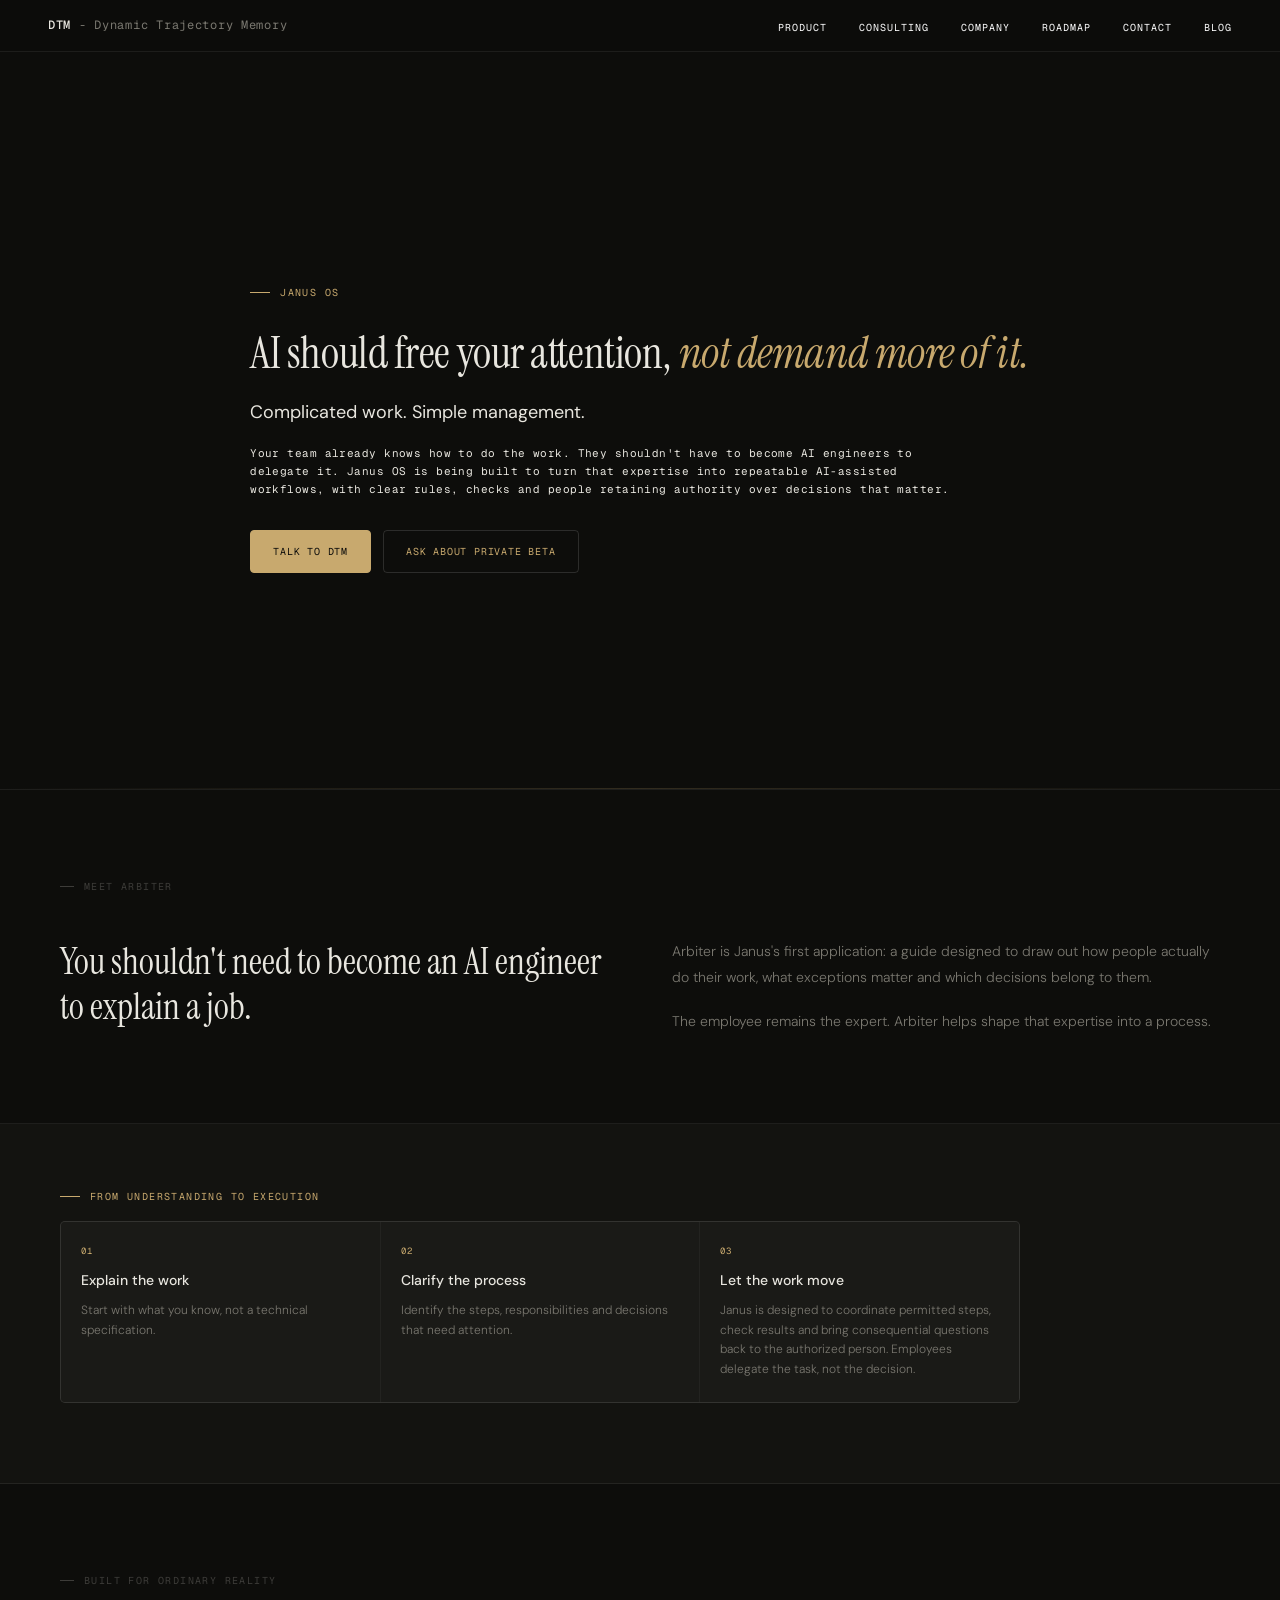
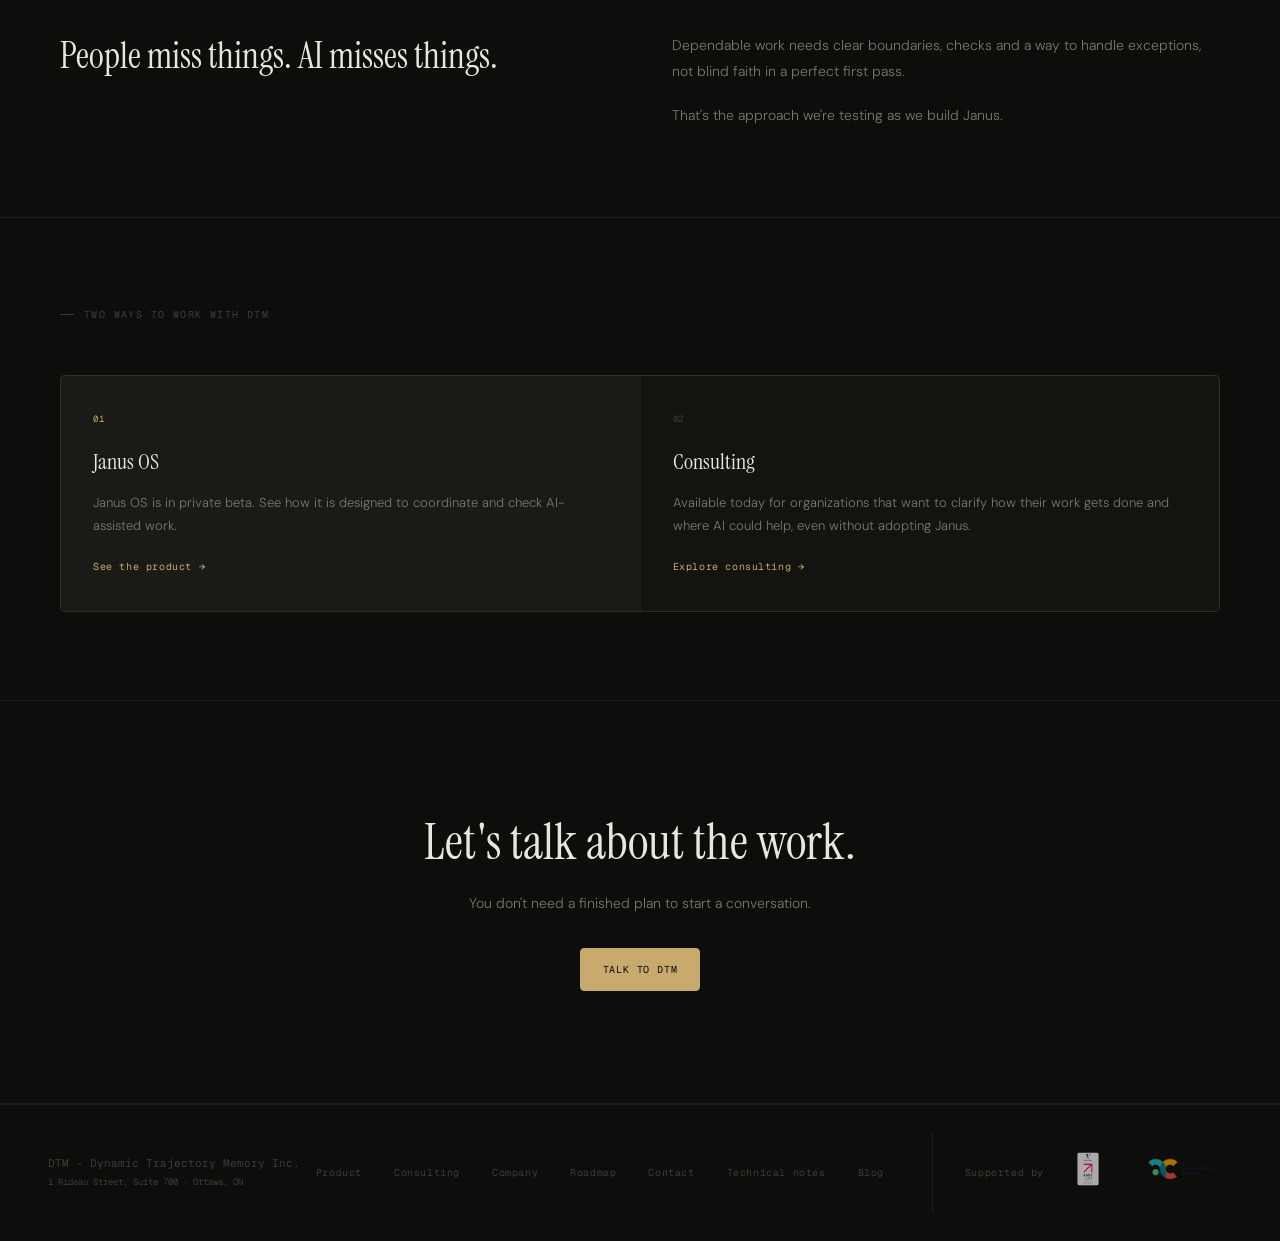
<file: index.html>
<!DOCTYPE html>
<html lang="en">
<head>
  <meta charset="UTF-8">
  <meta name="viewport" content="width=device-width, initial-scale=1.0">
  <meta name="description" content="Janus OS helps teams delegate work to AI without managing AI agents: clear rules, checks, and people keeping authority over the decisions that matter.">
  <link rel="canonical" href="https://dtm-system.com/">
  <meta property="og:type" content="website">
  <meta property="og:title" content="DTM - Dynamic Trajectory Memory">
  <meta property="og:description" content="Janus OS helps teams delegate work to AI without managing AI agents: clear rules, checks, and people keeping authority over the decisions that matter.">
  <meta property="og:url" content="https://dtm-system.com/">
  <meta property="og:image" content="https://dtm-system.com/assets/vector-fastlane-badge.png">
  <meta name="twitter:card" content="summary_large_image">
  <meta name="twitter:title" content="DTM - Dynamic Trajectory Memory">
  <meta name="twitter:description" content="Janus OS helps teams delegate work to AI without managing AI agents: clear rules, checks, and people keeping authority over the decisions that matter.">
  <meta name="twitter:image" content="https://dtm-system.com/assets/vector-fastlane-badge.png">
  <title>DTM - Dynamic Trajectory Memory</title>
  <link rel="preconnect" href="https://fonts.googleapis.com">
  <link rel="preconnect" href="https://fonts.gstatic.com" crossorigin>
  <link href="https://fonts.googleapis.com/css2?family=Geist+Mono:wght@300;400;500&family=Instrument+Serif:ital@0;1&family=DM+Sans:ital,opsz,wght@0,9..40,300;0,9..40,400;0,9..40,500;1,9..40,300&display=swap" rel="stylesheet">
  <link rel="icon" type="image/png" href="assets/vector-fastlane-badge.png">
  <link rel="stylesheet" href="style.css">
</head>
<body>

  <nav>
    <a href="index.html" class="nav-left"><strong>DTM</strong> - Dynamic Trajectory Memory</a>
    <ul class="nav-links">
      <li><a href="product.html">Product</a></li>
      <li><a href="consulting.html">Consulting</a></li>
      <li><a href="company.html">Company</a></li>
      <li><a href="roadmap.html">Roadmap</a></li>
      <li><a href="contact.html">Contact</a></li>
      <li><a href="https://blog.dtm-system.com" target="_blank" rel="noopener">Blog</a></li>
    </ul>
    <button class="nav-toggle" aria-label="Toggle navigation" aria-expanded="false">
      <span></span><span></span><span></span>
    </button>
  </nav>

  <main>

    <section class="hero">
      <div class="wrap">
        <p class="eyebrow">Janus OS</p>
        <h1 class="hero-brand-tagline">AI should free your attention, <em>not demand more of it.</em></h1>
        <p class="hero-plain">Complicated work. Simple management.</p>
        <p class="hero-icp">Your team already knows how to do the work. They shouldn't have to become AI engineers to delegate it. Janus OS is being built to turn that expertise into repeatable AI-assisted workflows, with clear rules, checks and people retaining authority over decisions that matter.</p>
        <p class="demo-cta-row"><a href="contact.html" class="btn-primary">Talk to DTM</a> <a href="contact.html?ref=beta" class="btn-ghost">Ask about private beta</a></p>
      </div>
    </section>

    <section class="sec">
      <div class="wrap">
        <p class="sec-label">Meet Arbiter</p>
        <div class="two-col">
          <p class="big-serif">You shouldn't need to become an AI engineer to explain a job.</p>
          <div class="body-text">
            <p>Arbiter is Janus's first application: a guide designed to draw out how people actually do their work, what exceptions matter and which decisions belong to them.</p>
            <p>The employee remains the expert. Arbiter helps shape that expertise into a process.</p>
          </div>
        </div>
      </div>
    </section>

    <section class="demo-block">
      <div class="wrap">
        <p class="eyebrow">From understanding to execution</p>
        <div class="demo-storyboard">
          <div class="demo-step">
            <div class="demo-step-num">01</div>
            <div class="demo-step-title">Explain the work</div>
            <p class="demo-step-desc">Start with what you know, not a technical specification.</p>
          </div>
          <div class="demo-step">
            <div class="demo-step-num">02</div>
            <div class="demo-step-title">Clarify the process</div>
            <p class="demo-step-desc">Identify the steps, responsibilities and decisions that need attention.</p>
          </div>
          <div class="demo-step">
            <div class="demo-step-num">03</div>
            <div class="demo-step-title">Let the work move</div>
            <p class="demo-step-desc">Janus is designed to coordinate permitted steps, check results and bring consequential questions back to the authorized person. Employees delegate the task, not the decision.</p>
          </div>
        </div>
      </div>
    </section>

    <section class="sec">
      <div class="wrap">
        <p class="sec-label">Built for ordinary reality</p>
        <div class="two-col">
          <p class="big-serif">People miss things. AI misses things.</p>
          <div class="body-text">
            <p>Dependable work needs clear boundaries, checks and a way to handle exceptions, not blind faith in a perfect first pass.</p>
            <p>That's the approach we're testing as we build Janus.</p>
          </div>
        </div>
      </div>
    </section>

    <section class="sec">
      <div class="wrap">
        <p class="sec-label">Two ways to work with DTM</p>
        <div class="page-cards">
          <a href="product.html" class="page-card page-card--featured">
            <span class="page-card-num">01</span>
            <h2 class="page-card-title">Janus OS</h2>
            <p class="page-card-desc">Janus OS is in private beta. See how it is designed to coordinate and check AI-assisted work.</p>
            <span class="page-card-cta">See the product &rarr;</span>
          </a>
          <a href="consulting.html" class="page-card">
            <span class="page-card-num">02</span>
            <h2 class="page-card-title">Consulting</h2>
            <p class="page-card-desc">Available today for organizations that want to clarify how their work gets done and where AI could help, even without adopting Janus.</p>
            <span class="page-card-cta">Explore consulting &rarr;</span>
          </a>
        </div>
      </div>
    </section>

    <div class="closing">
      <p class="closing-h">Let's talk about the work.</p>
      <p class="closing-sub">You don't need a finished plan to start a conversation.</p>
      <p style="margin-top:32px"><a href="contact.html" class="btn-primary">Talk to DTM</a></p>
    </div>

  </main>

  <footer>
    <div class="footer-l">DTM - Dynamic Trajectory Memory Inc.<br><span>1 Rideau Street, Suite 700 &middot; Ottawa, ON</span></div>
    <nav class="footer-nav" aria-label="Footer">
      <a href="product.html">Product</a>
      <a href="consulting.html">Consulting</a>
      <a href="company.html">Company</a>
      <a href="roadmap.html">Roadmap</a>
      <a href="contact.html">Contact</a>
      <a href="technical.html">Technical notes</a>
      <a href="https://blog.dtm-system.com" target="_blank" rel="noopener">Blog</a>
    </nav>
    <div class="footer-supporters">
      <span class="supporters-text">Supported by</span>
      <div class="supporters-logos">
        <a href="https://vectorinstitute.ai/fastlane-program/" target="_blank" rel="noopener" title="Vector Institute FastLane Program">
          <img src="assets/vector-fastlane-badge.png" alt="Vector Institute FastLane" class="supporter-logo">
        </a>
        <a href="https://accel.ca/" target="_blank" rel="noopener" title="The Accelerator Centre">
          <img src="assets/ac-icubate-logo.webp" alt="The Accelerator Centre" class="supporter-logo">
        </a>
      </div>
    </div>
  </footer>

  <script>
    (function() {
      var toggle = document.querySelector('.nav-toggle');
      var links = document.querySelector('.nav-links');
      if (!toggle || !links) return;
      toggle.addEventListener('click', function() {
        var expanded = toggle.getAttribute('aria-expanded') === 'true';
        toggle.setAttribute('aria-expanded', String(!expanded));
        links.classList.toggle('nav-links--open');
      });
      links.addEventListener('click', function(e) {
        if (e.target.tagName === 'A') {
          toggle.setAttribute('aria-expanded', 'false');
          links.classList.remove('nav-links--open');
        }
      });
    })();
  </script>

</body>
</html>
</file>
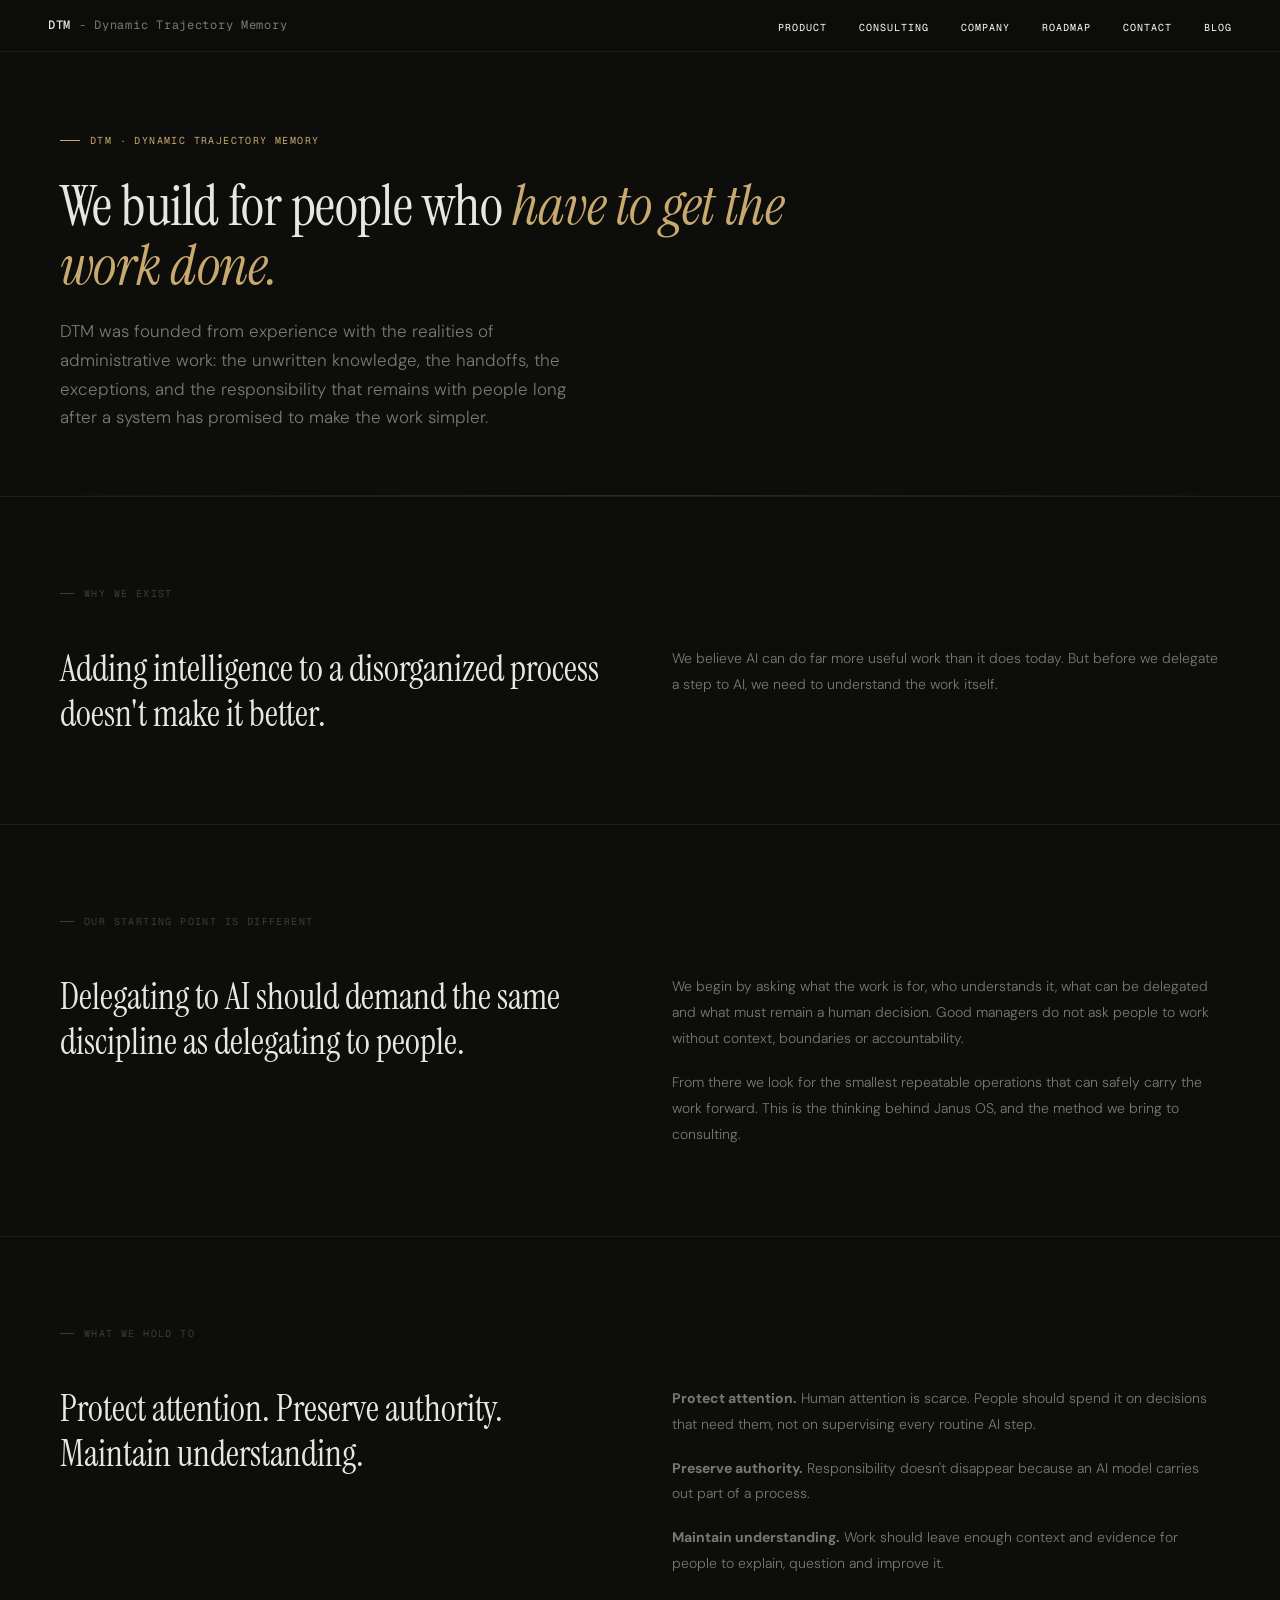
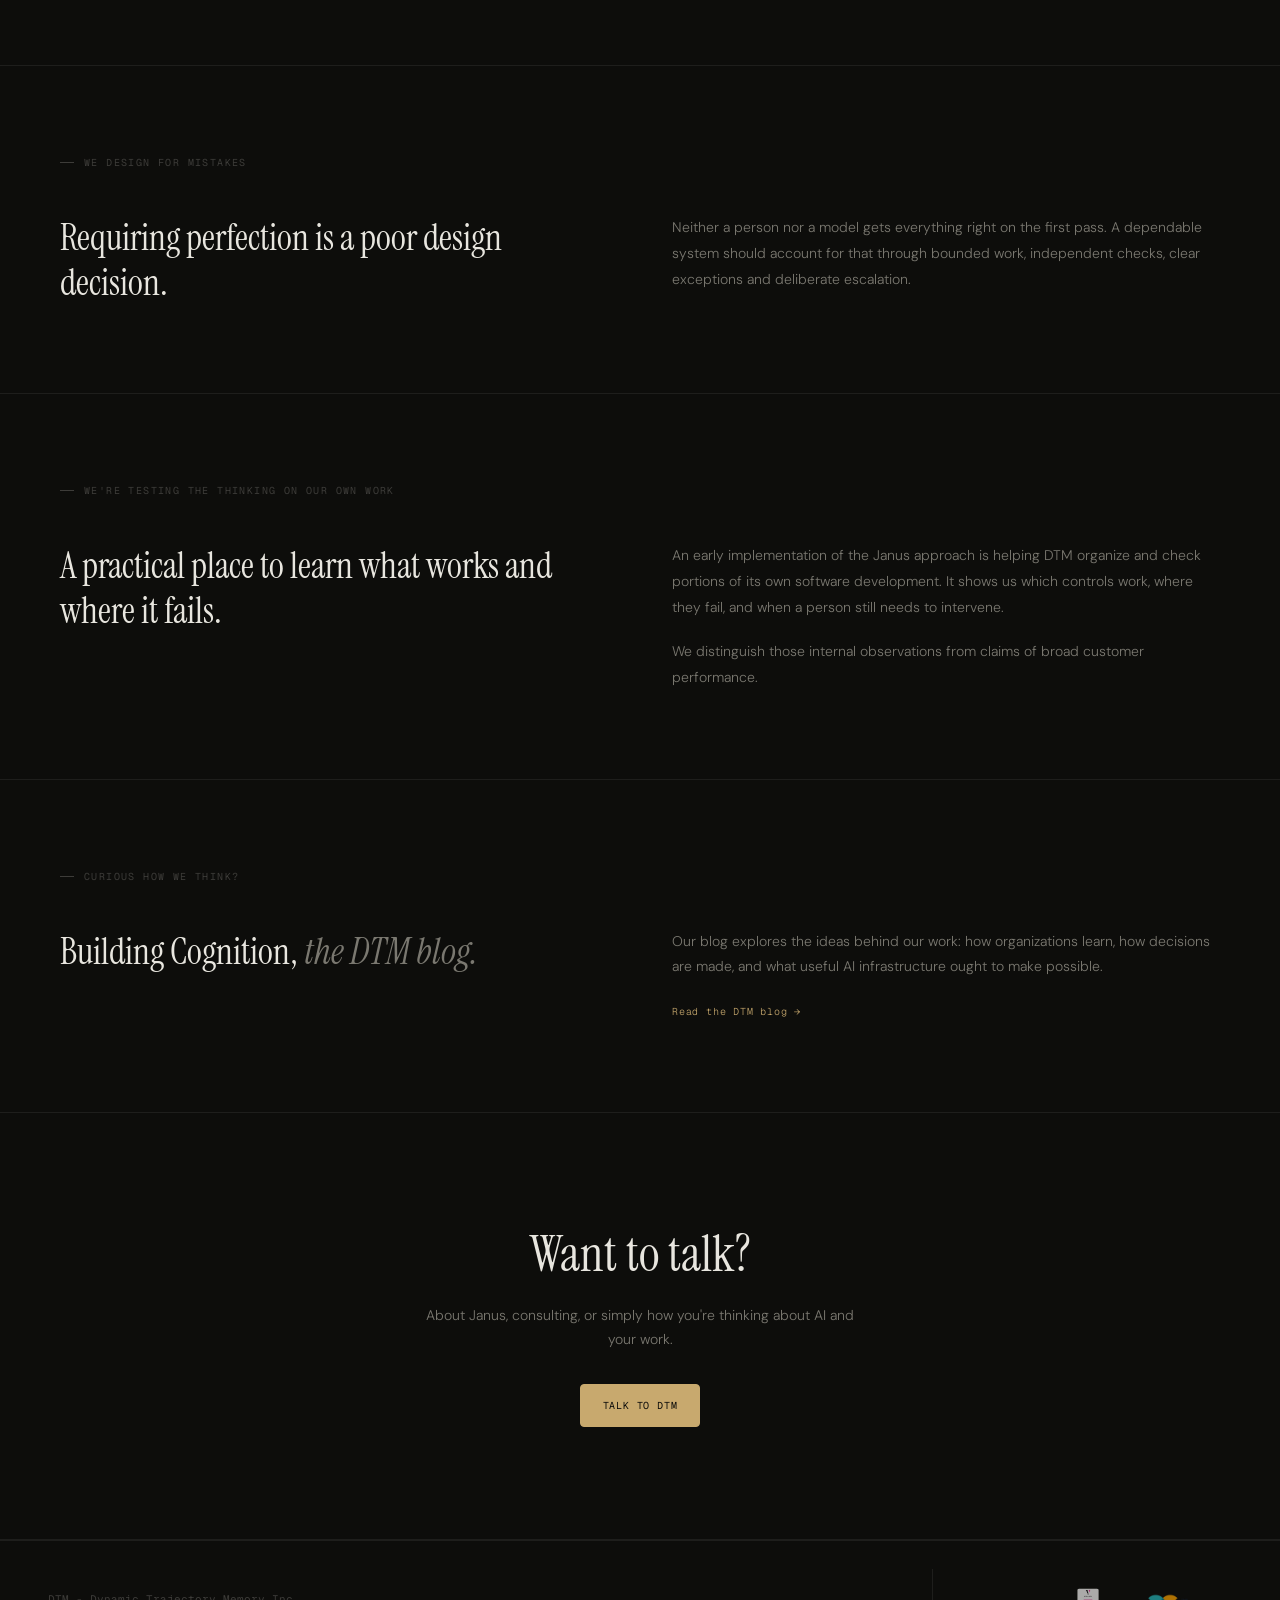
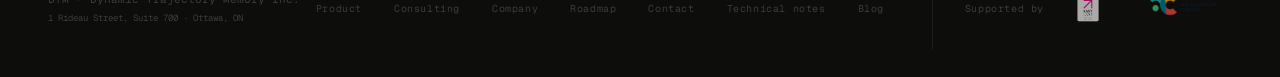
<file: about.html>
<!DOCTYPE html>
<html lang="en">
<head>
  <meta charset="UTF-8">
  <title>About - DTM</title>
  <link rel="canonical" href="https://dtm-system.com/company.html">
  <meta name="robots" content="noindex">
  <meta http-equiv="refresh" content="0; url=company.html">
  <script>window.location.replace('company.html' + window.location.hash);</script>
</head>
<body>
  <p>This page has moved to <a href="company.html">Company</a>.</p>
</body>
</html>
</file>
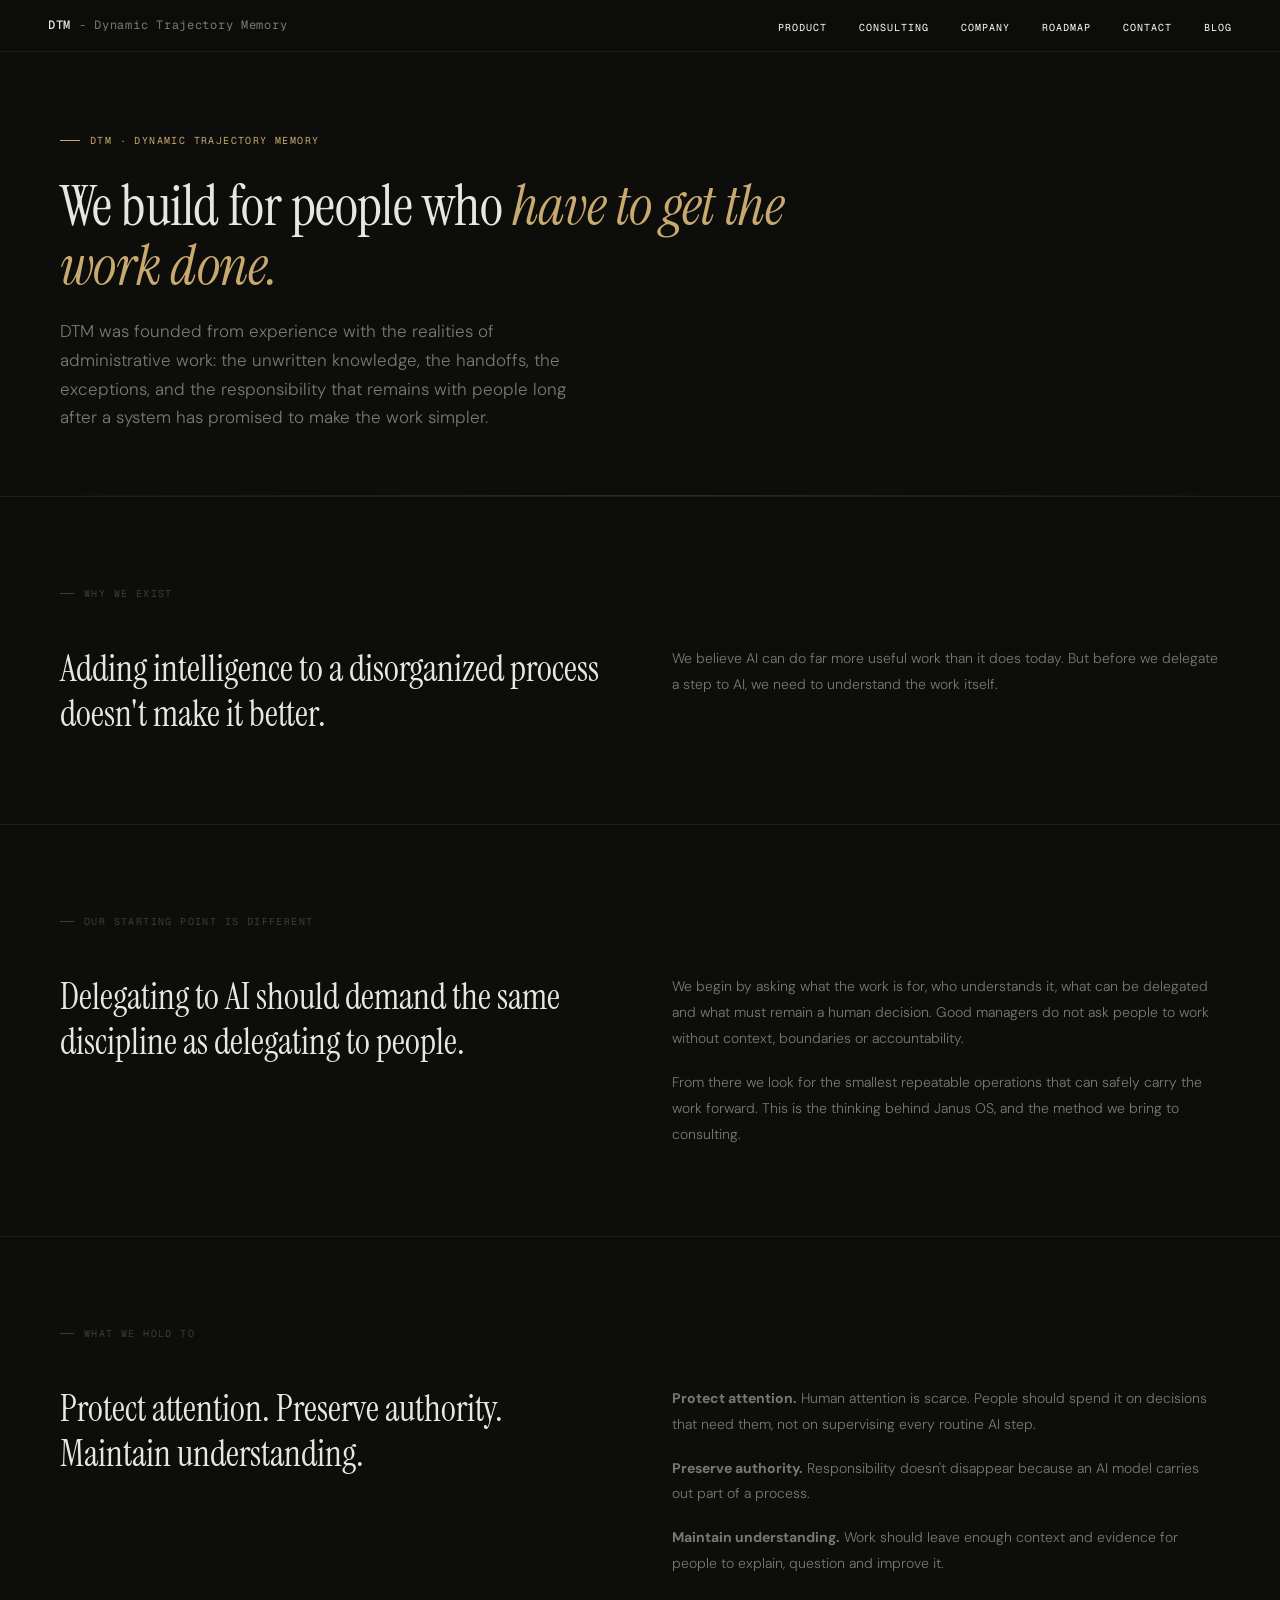
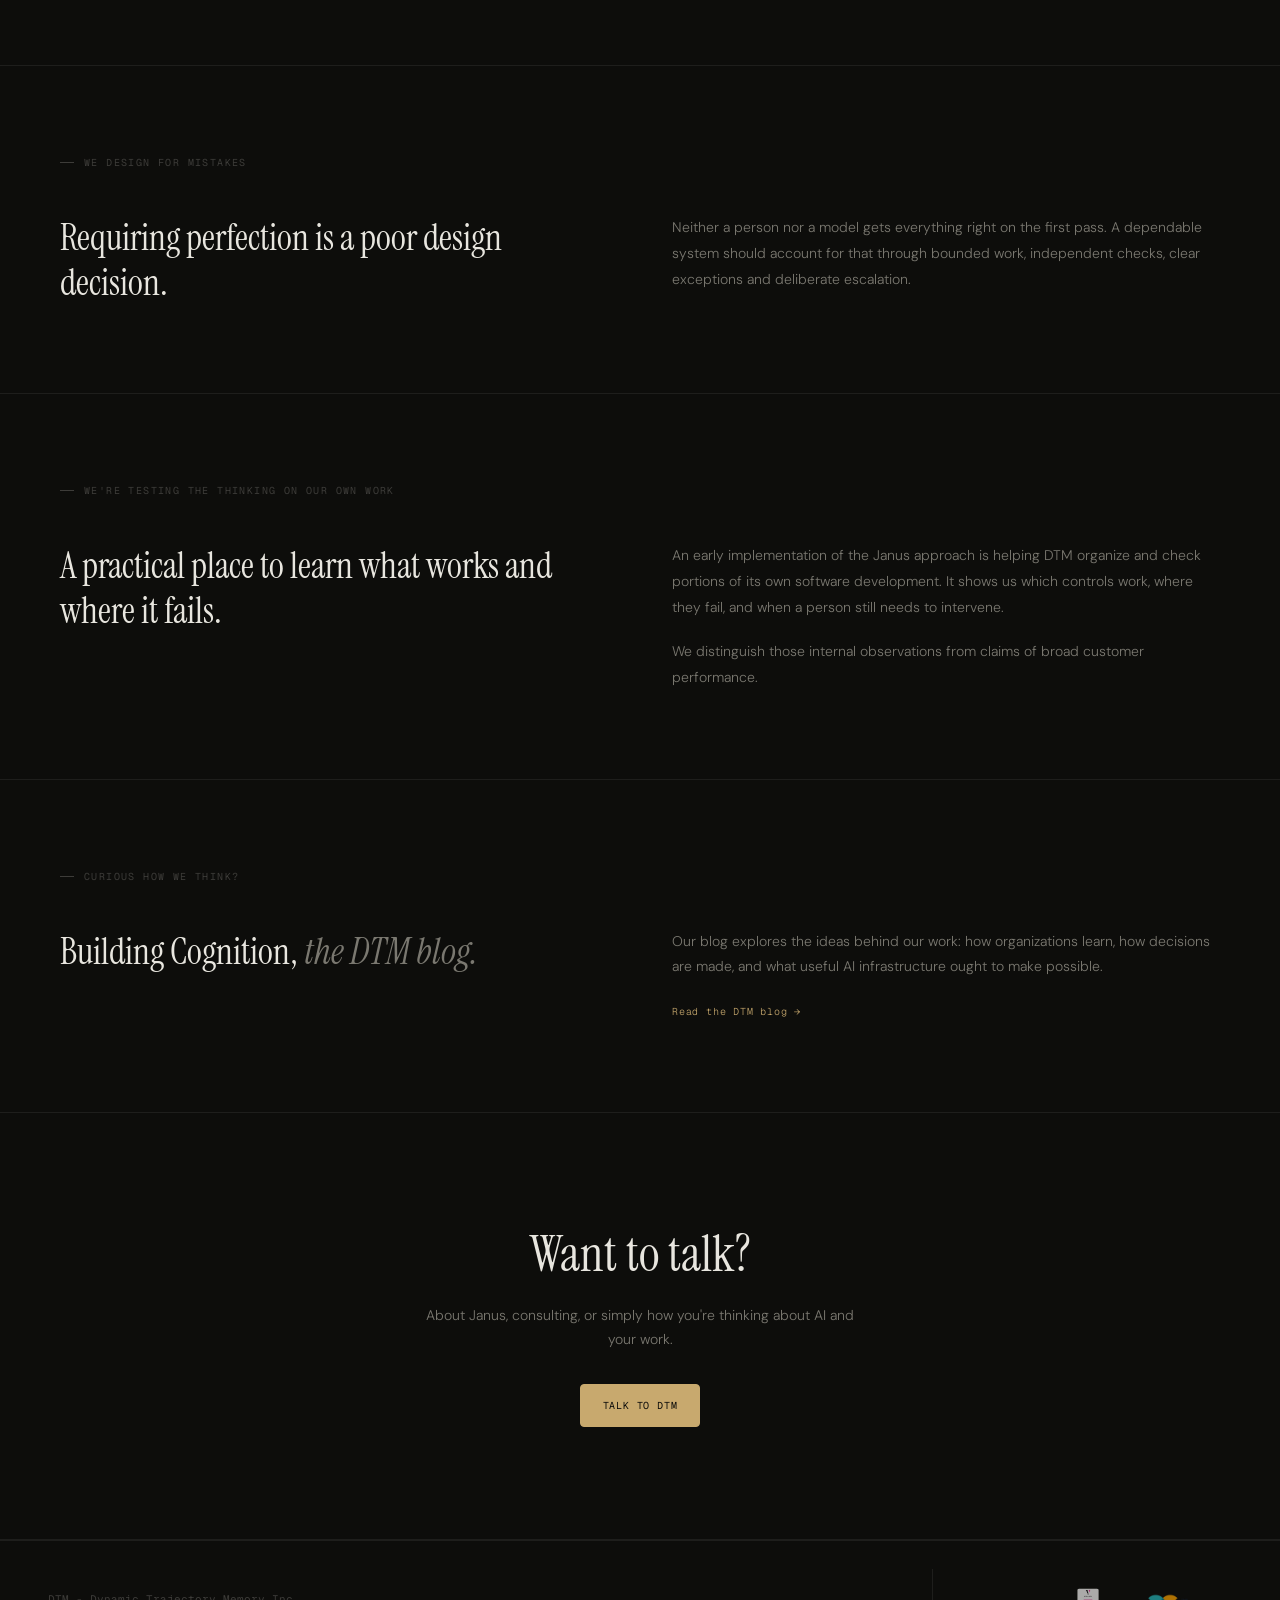
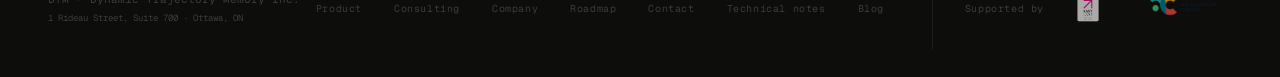
<file: company.html>
<!DOCTYPE html>
<html lang="en">
<head>
  <meta charset="UTF-8">
  <meta name="viewport" content="width=device-width, initial-scale=1.0">
  <meta name="description" content="DTM builds for people who have to get the work done: protect attention, preserve authority, maintain understanding.">
  <link rel="canonical" href="https://dtm-system.com/company.html">
  <meta property="og:type" content="website">
  <meta property="og:title" content="Company - DTM">
  <meta property="og:description" content="DTM builds for people who have to get the work done: protect attention, preserve authority, maintain understanding.">
  <meta property="og:url" content="https://dtm-system.com/company.html">
  <meta property="og:image" content="https://dtm-system.com/assets/vector-fastlane-badge.png">
  <meta name="twitter:card" content="summary_large_image">
  <meta name="twitter:title" content="Company - DTM">
  <meta name="twitter:description" content="DTM builds for people who have to get the work done: protect attention, preserve authority, maintain understanding.">
  <meta name="twitter:image" content="https://dtm-system.com/assets/vector-fastlane-badge.png">
  <title>Company - DTM</title>
  <link rel="preconnect" href="https://fonts.googleapis.com">
  <link rel="preconnect" href="https://fonts.gstatic.com" crossorigin>
  <link href="https://fonts.googleapis.com/css2?family=Geist+Mono:wght@300;400;500&family=Instrument+Serif:ital@0;1&family=DM+Sans:ital,opsz,wght@0,9..40,300;0,9..40,400;0,9..40,500;1,9..40,300&display=swap" rel="stylesheet">
  <link rel="icon" type="image/png" href="assets/vector-fastlane-badge.png">
  <link rel="stylesheet" href="style.css">
</head>
<body>

  <nav>
    <a href="index.html" class="nav-left"><strong>DTM</strong> - Dynamic Trajectory Memory</a>
    <ul class="nav-links">
      <li><a href="product.html">Product</a></li>
      <li><a href="consulting.html">Consulting</a></li>
      <li><a href="company.html" aria-current="page">Company</a></li>
      <li><a href="roadmap.html">Roadmap</a></li>
      <li><a href="contact.html">Contact</a></li>
      <li><a href="https://blog.dtm-system.com" target="_blank" rel="noopener">Blog</a></li>
    </ul>
    <button class="nav-toggle" aria-label="Toggle navigation" aria-expanded="false">
      <span></span><span></span><span></span>
    </button>
  </nav>

  <main>

    <section class="subpage-hero">
      <div class="wrap">
        <p class="eyebrow">DTM &middot; Dynamic Trajectory Memory</p>
        <h1>We build for people who <em>have to get the work done.</em></h1>
        <p class="hero-sub">DTM was founded from experience with the realities of administrative work: the unwritten knowledge, the handoffs, the exceptions, and the responsibility that remains with people long after a system has promised to make the work simpler.</p>
      </div>
    </section>

    <section class="sec">
      <div class="wrap">
        <p class="sec-label">Why we exist</p>
        <div class="two-col">
          <p class="big-serif">Adding intelligence to a disorganized process doesn't make it better.</p>
          <div class="body-text">
            <p>We believe AI can do far more useful work than it does today. But before we delegate a step to AI, we need to understand the work itself.</p>
          </div>
        </div>
      </div>
    </section>

    <section class="sec">
      <div class="wrap">
        <p class="sec-label">Our starting point is different</p>
        <div class="two-col">
          <p class="big-serif">Delegating to AI should demand the same discipline as delegating to people.</p>
          <div class="body-text">
            <p>We begin by asking what the work is for, who understands it, what can be delegated and what must remain a human decision. Good managers do not ask people to work without context, boundaries or accountability.</p>
            <p>From there we look for the smallest repeatable operations that can safely carry the work forward. This is the thinking behind Janus OS, and the method we bring to consulting.</p>
          </div>
        </div>
      </div>
    </section>

    <section class="sec">
      <div class="wrap">
        <p class="sec-label">What we hold to</p>
        <div class="two-col">
          <p class="big-serif">Protect attention. Preserve authority. Maintain understanding.</p>
          <div class="body-text">
            <p><strong>Protect attention.</strong> Human attention is scarce. People should spend it on decisions that need them, not on supervising every routine AI step.</p>
            <p><strong>Preserve authority.</strong> Responsibility doesn't disappear because an AI model carries out part of a process.</p>
            <p><strong>Maintain understanding.</strong> Work should leave enough context and evidence for people to explain, question and improve it.</p>
          </div>
        </div>
      </div>
    </section>

    <section class="sec">
      <div class="wrap">
        <p class="sec-label">We design for mistakes</p>
        <div class="two-col">
          <p class="big-serif">Requiring perfection is a poor design decision.</p>
          <div class="body-text">
            <p>Neither a person nor a model gets everything right on the first pass. A dependable system should account for that through bounded work, independent checks, clear exceptions and deliberate escalation.</p>
          </div>
        </div>
      </div>
    </section>

    <section class="sec">
      <div class="wrap">
        <p class="sec-label">We're testing the thinking on our own work</p>
        <div class="two-col">
          <p class="big-serif">A practical place to learn what works and where it fails.</p>
          <div class="body-text">
            <p>An early implementation of the Janus approach is helping DTM organize and check portions of its own software development. It shows us which controls work, where they fail, and when a person still needs to intervene.</p>
            <p>We distinguish those internal observations from claims of broad customer performance.</p>
          </div>
        </div>
      </div>
    </section>

    <section class="sec">
      <div class="wrap">
        <p class="sec-label">Curious how we think?</p>
        <div class="two-col">
          <p class="big-serif">Building Cognition, <em>the DTM blog.</em></p>
          <div class="body-text">
            <p>Our blog explores the ideas behind our work: how organizations learn, how decisions are made, and what useful AI infrastructure ought to make possible.</p>
            <p><a href="https://blog.dtm-system.com" class="blog-hero-link" target="_blank" rel="noopener">Read the DTM blog &rarr;</a></p>
          </div>
        </div>
      </div>
    </section>

    <div class="closing">
      <p class="closing-h">Want to talk?</p>
      <p class="closing-sub">About Janus, consulting, or simply how you're thinking about AI and your work.</p>
      <p style="margin-top:32px"><a href="contact.html" class="btn-primary">Talk to DTM</a></p>
    </div>

  </main>

  <footer>
    <div class="footer-l">DTM - Dynamic Trajectory Memory Inc.<br><span>1 Rideau Street, Suite 700 &middot; Ottawa, ON</span></div>
    <nav class="footer-nav" aria-label="Footer">
      <a href="product.html">Product</a>
      <a href="consulting.html">Consulting</a>
      <a href="company.html">Company</a>
      <a href="roadmap.html">Roadmap</a>
      <a href="contact.html">Contact</a>
      <a href="technical.html">Technical notes</a>
      <a href="https://blog.dtm-system.com" target="_blank" rel="noopener">Blog</a>
    </nav>
    <div class="footer-supporters">
      <span class="supporters-text">Supported by</span>
      <div class="supporters-logos">
        <a href="https://vectorinstitute.ai/fastlane-program/" target="_blank" rel="noopener" title="Vector Institute FastLane Program">
          <img src="assets/vector-fastlane-badge.png" alt="Vector Institute FastLane" class="supporter-logo">
        </a>
        <a href="https://accel.ca/" target="_blank" rel="noopener" title="The Accelerator Centre">
          <img src="assets/ac-icubate-logo.webp" alt="The Accelerator Centre" class="supporter-logo">
        </a>
      </div>
    </div>
  </footer>

  <script>
    (function() {
      var toggle = document.querySelector('.nav-toggle');
      var links = document.querySelector('.nav-links');
      if (!toggle || !links) return;
      toggle.addEventListener('click', function() {
        var expanded = toggle.getAttribute('aria-expanded') === 'true';
        toggle.setAttribute('aria-expanded', String(!expanded));
        links.classList.toggle('nav-links--open');
      });
      links.addEventListener('click', function(e) {
        if (e.target.tagName === 'A') {
          toggle.setAttribute('aria-expanded', 'false');
          links.classList.remove('nav-links--open');
        }
      });
    })();
  </script>

</body>
</html>
</file>
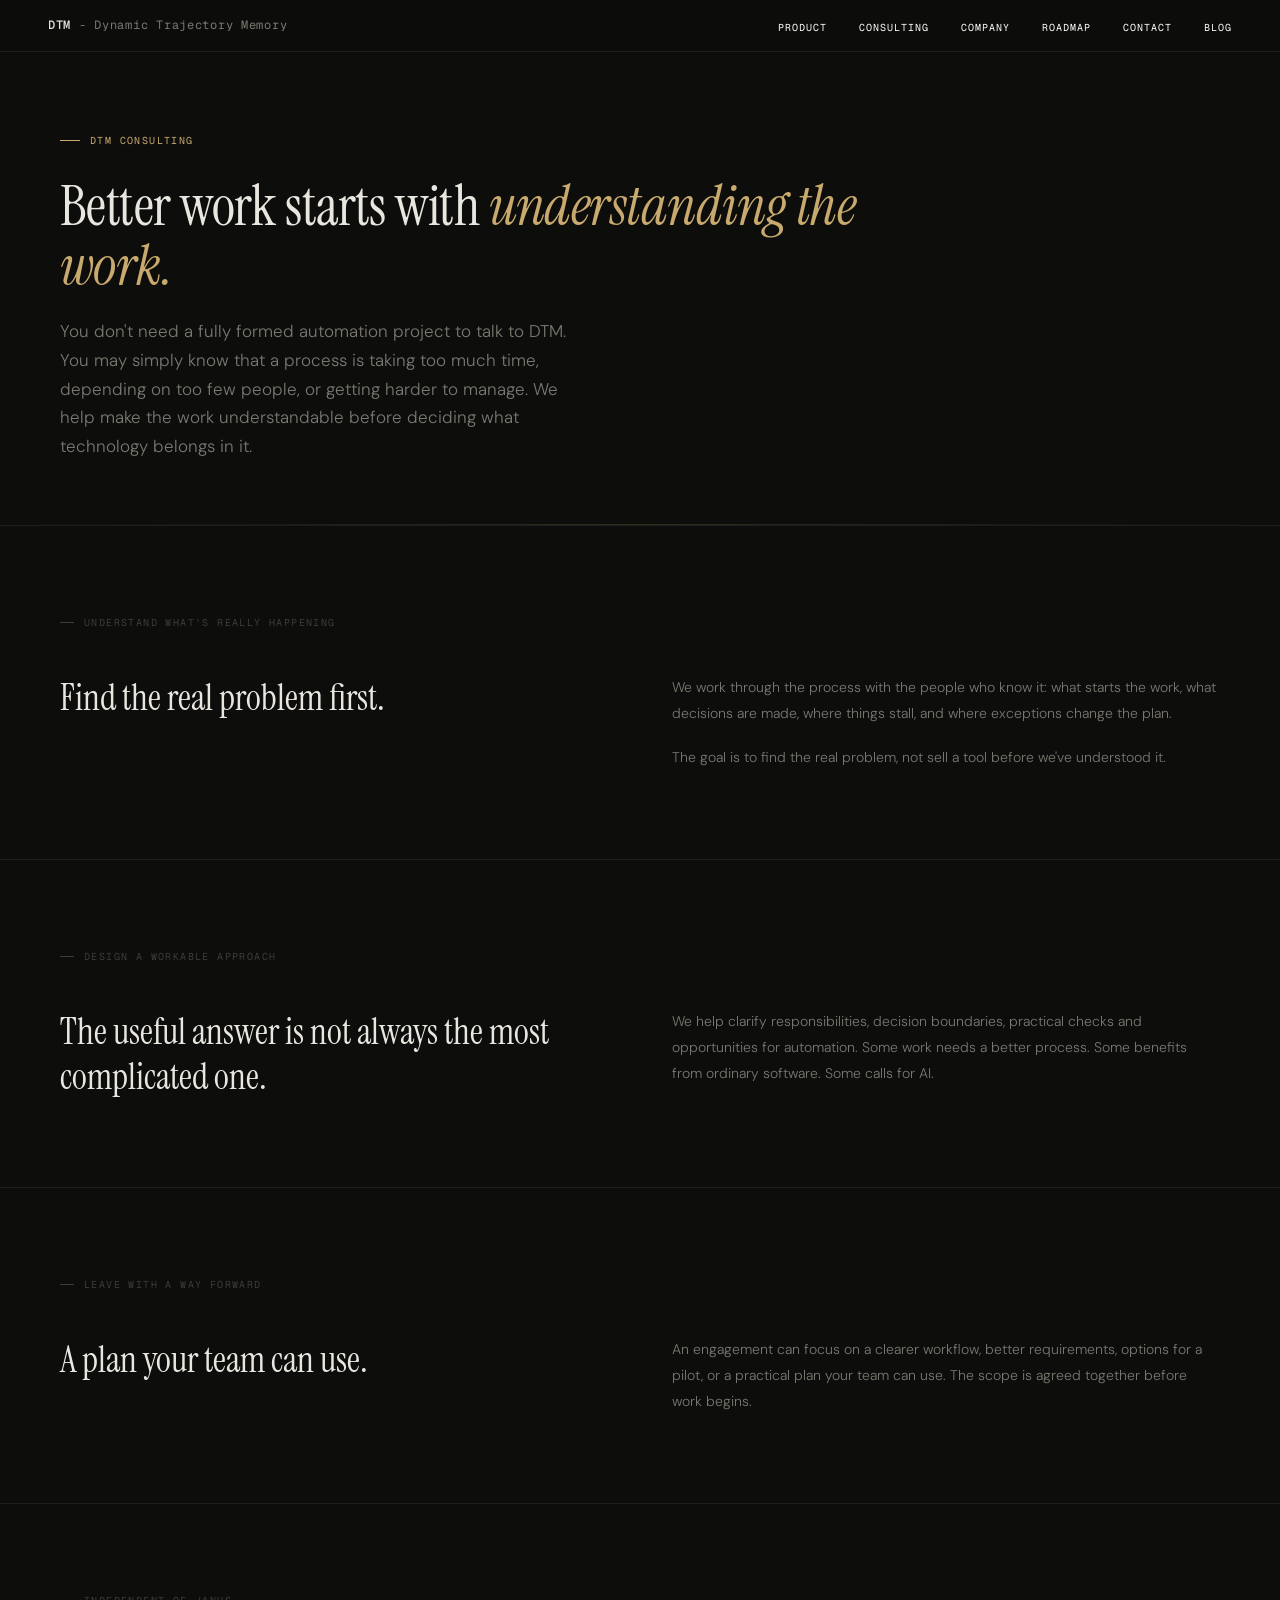
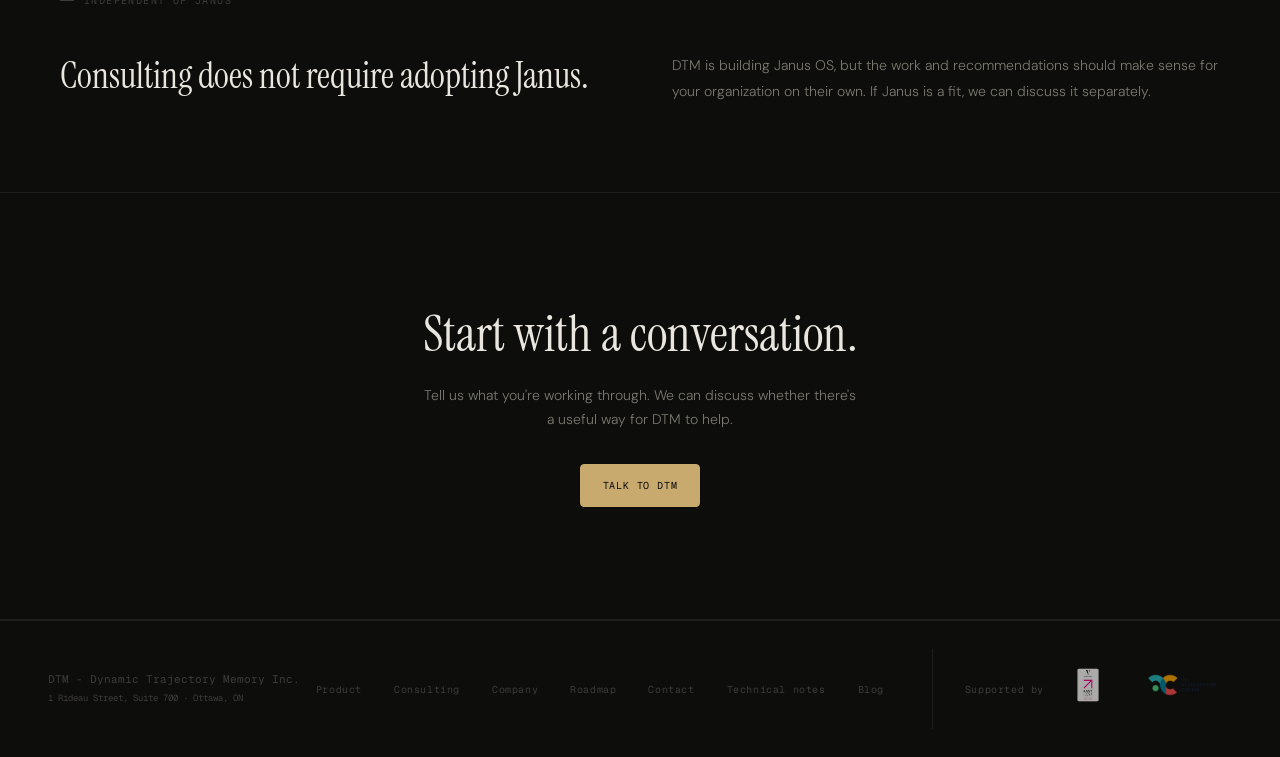
<file: consulting.html>
<!DOCTYPE html>
<html lang="en">
<head>
  <meta charset="UTF-8">
  <meta name="viewport" content="width=device-width, initial-scale=1.0">
  <meta name="description" content="DTM consulting helps organizations understand how their work gets done and where process, software or AI could help, independent of Janus.">
  <link rel="canonical" href="https://dtm-system.com/consulting.html">
  <meta property="og:type" content="website">
  <meta property="og:title" content="Consulting - DTM">
  <meta property="og:description" content="DTM consulting helps organizations understand how their work gets done and where process, software or AI could help, independent of Janus.">
  <meta property="og:url" content="https://dtm-system.com/consulting.html">
  <meta property="og:image" content="https://dtm-system.com/assets/vector-fastlane-badge.png">
  <meta name="twitter:card" content="summary_large_image">
  <meta name="twitter:title" content="Consulting - DTM">
  <meta name="twitter:description" content="DTM consulting helps organizations understand how their work gets done and where process, software or AI could help, independent of Janus.">
  <meta name="twitter:image" content="https://dtm-system.com/assets/vector-fastlane-badge.png">
  <title>Consulting - DTM</title>
  <link rel="preconnect" href="https://fonts.googleapis.com">
  <link rel="preconnect" href="https://fonts.gstatic.com" crossorigin>
  <link href="https://fonts.googleapis.com/css2?family=Geist+Mono:wght@300;400;500&family=Instrument+Serif:ital@0;1&family=DM+Sans:ital,opsz,wght@0,9..40,300;0,9..40,400;0,9..40,500;1,9..40,300&display=swap" rel="stylesheet">
  <link rel="icon" type="image/png" href="assets/vector-fastlane-badge.png">
  <link rel="stylesheet" href="style.css">
</head>
<body>

  <nav>
    <a href="index.html" class="nav-left"><strong>DTM</strong> - Dynamic Trajectory Memory</a>
    <ul class="nav-links">
      <li><a href="product.html">Product</a></li>
      <li><a href="consulting.html" aria-current="page">Consulting</a></li>
      <li><a href="company.html">Company</a></li>
      <li><a href="roadmap.html">Roadmap</a></li>
      <li><a href="contact.html">Contact</a></li>
      <li><a href="https://blog.dtm-system.com" target="_blank" rel="noopener">Blog</a></li>
    </ul>
    <button class="nav-toggle" aria-label="Toggle navigation" aria-expanded="false">
      <span></span><span></span><span></span>
    </button>
  </nav>

  <main>

    <section class="subpage-hero">
      <div class="wrap">
        <p class="eyebrow">DTM Consulting</p>
        <h1>Better work starts with <em>understanding the work.</em></h1>
        <p class="hero-sub">You don't need a fully formed automation project to talk to DTM. You may simply know that a process is taking too much time, depending on too few people, or getting harder to manage. We help make the work understandable before deciding what technology belongs in it.</p>
      </div>
    </section>

    <section class="sec">
      <div class="wrap">
        <p class="sec-label">Understand what's really happening</p>
        <div class="two-col">
          <p class="big-serif">Find the real problem first.</p>
          <div class="body-text">
            <p>We work through the process with the people who know it: what starts the work, what decisions are made, where things stall, and where exceptions change the plan.</p>
            <p>The goal is to find the real problem, not sell a tool before we've understood it.</p>
          </div>
        </div>
      </div>
    </section>

    <section class="sec">
      <div class="wrap">
        <p class="sec-label">Design a workable approach</p>
        <div class="two-col">
          <p class="big-serif">The useful answer is not always the most complicated one.</p>
          <div class="body-text">
            <p>We help clarify responsibilities, decision boundaries, practical checks and opportunities for automation. Some work needs a better process. Some benefits from ordinary software. Some calls for AI.</p>
          </div>
        </div>
      </div>
    </section>

    <section class="sec">
      <div class="wrap">
        <p class="sec-label">Leave with a way forward</p>
        <div class="two-col">
          <p class="big-serif">A plan your team can use.</p>
          <div class="body-text">
            <p>An engagement can focus on a clearer workflow, better requirements, options for a pilot, or a practical plan your team can use. The scope is agreed together before work begins.</p>
          </div>
        </div>
      </div>
    </section>

    <section class="sec">
      <div class="wrap">
        <p class="sec-label">Independent of Janus</p>
        <div class="two-col">
          <p class="big-serif">Consulting does not require adopting Janus.</p>
          <div class="body-text">
            <p>DTM is building Janus OS, but the work and recommendations should make sense for your organization on their own. If Janus is a fit, we can discuss it separately.</p>
          </div>
        </div>
      </div>
    </section>

    <div class="closing">
      <p class="closing-h">Start with a conversation.</p>
      <p class="closing-sub">Tell us what you're working through. We can discuss whether there's a useful way for DTM to help.</p>
      <p style="margin-top:32px"><a href="contact.html?ref=consulting" class="btn-primary">Talk to DTM</a></p>
    </div>

  </main>

  <footer>
    <div class="footer-l">DTM - Dynamic Trajectory Memory Inc.<br><span>1 Rideau Street, Suite 700 &middot; Ottawa, ON</span></div>
    <nav class="footer-nav" aria-label="Footer">
      <a href="product.html">Product</a>
      <a href="consulting.html">Consulting</a>
      <a href="company.html">Company</a>
      <a href="roadmap.html">Roadmap</a>
      <a href="contact.html">Contact</a>
      <a href="technical.html">Technical notes</a>
      <a href="https://blog.dtm-system.com" target="_blank" rel="noopener">Blog</a>
    </nav>
    <div class="footer-supporters">
      <span class="supporters-text">Supported by</span>
      <div class="supporters-logos">
        <a href="https://vectorinstitute.ai/fastlane-program/" target="_blank" rel="noopener" title="Vector Institute FastLane Program">
          <img src="assets/vector-fastlane-badge.png" alt="Vector Institute FastLane" class="supporter-logo">
        </a>
        <a href="https://accel.ca/" target="_blank" rel="noopener" title="The Accelerator Centre">
          <img src="assets/ac-icubate-logo.webp" alt="The Accelerator Centre" class="supporter-logo">
        </a>
      </div>
    </div>
  </footer>

  <script>
    (function() {
      var toggle = document.querySelector('.nav-toggle');
      var links = document.querySelector('.nav-links');
      if (!toggle || !links) return;
      toggle.addEventListener('click', function() {
        var expanded = toggle.getAttribute('aria-expanded') === 'true';
        toggle.setAttribute('aria-expanded', String(!expanded));
        links.classList.toggle('nav-links--open');
      });
      links.addEventListener('click', function(e) {
        if (e.target.tagName === 'A') {
          toggle.setAttribute('aria-expanded', 'false');
          links.classList.remove('nav-links--open');
        }
      });
    })();
  </script>

</body>
</html>
</file>
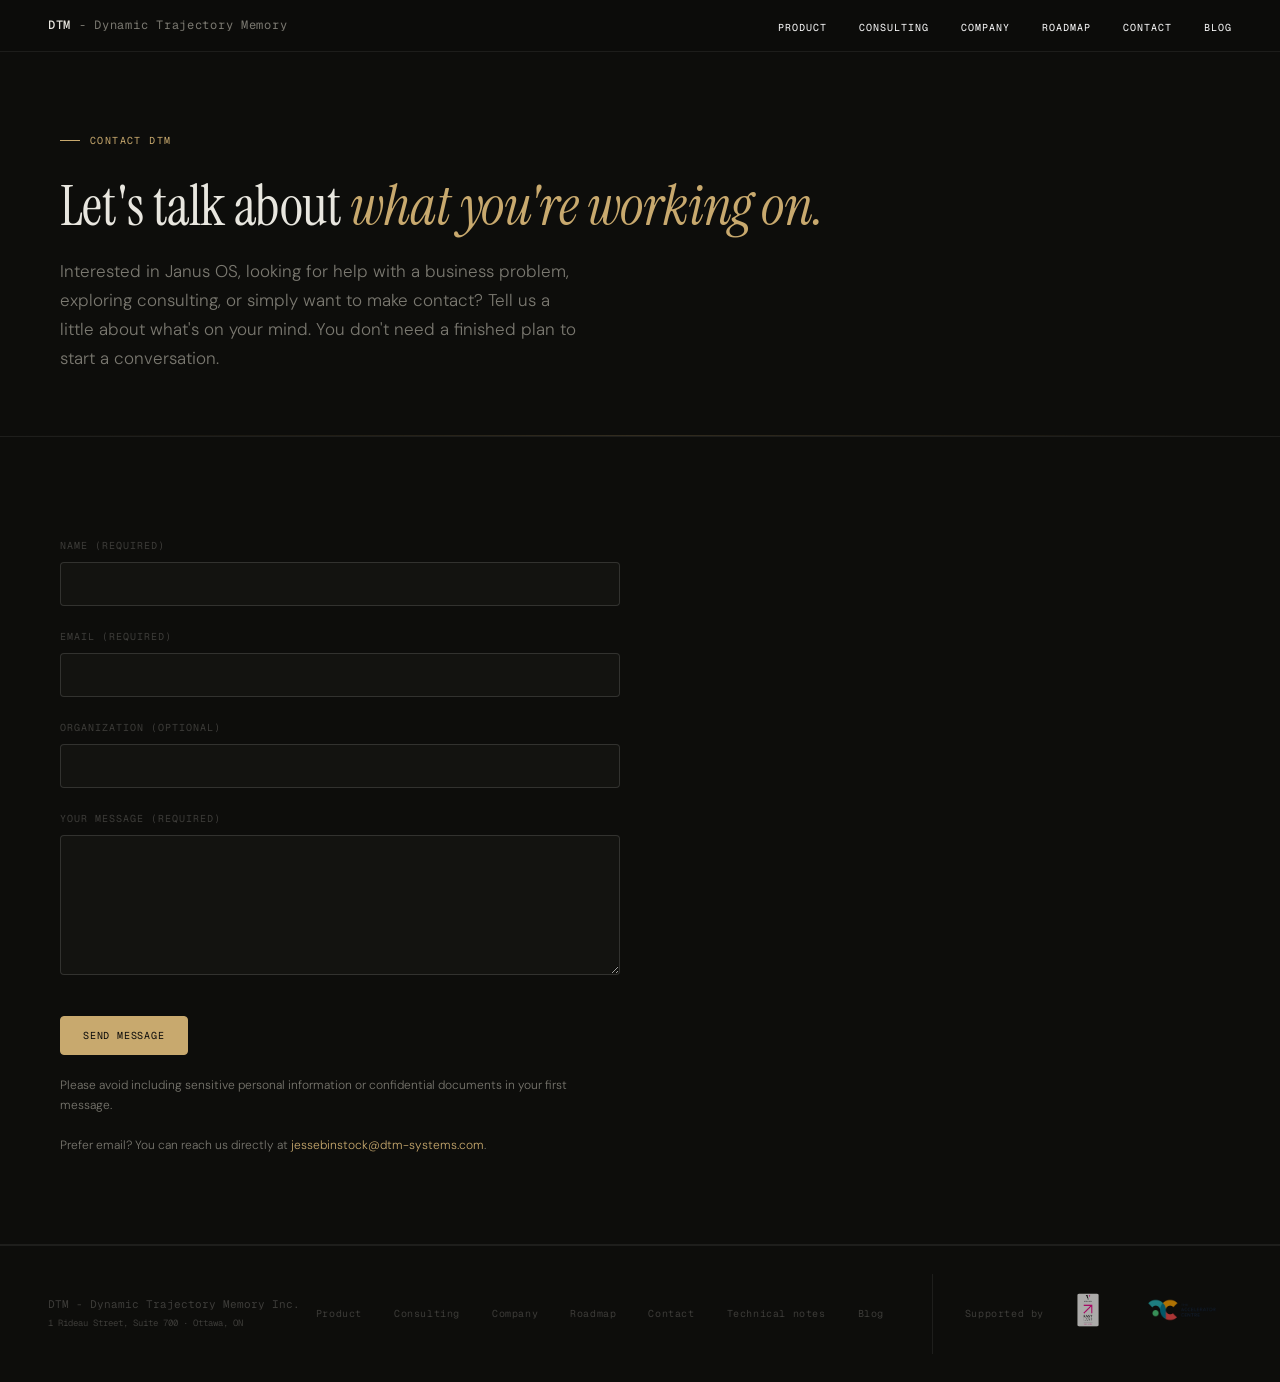
<file: contact.html>
<!DOCTYPE html>
<html lang="en">
<head>
  <meta charset="UTF-8">
  <meta name="viewport" content="width=device-width, initial-scale=1.0">
  <meta name="description" content="Contact DTM about Janus OS, consulting, partnership or research. You don't need a finished plan to start a conversation.">
  <link rel="canonical" href="https://dtm-system.com/contact.html">
  <meta property="og:type" content="website">
  <meta property="og:title" content="Contact - DTM">
  <meta property="og:description" content="Contact DTM about Janus OS, consulting, partnership or research. You don't need a finished plan to start a conversation.">
  <meta property="og:url" content="https://dtm-system.com/contact.html">
  <meta property="og:image" content="https://dtm-system.com/assets/vector-fastlane-badge.png">
  <meta name="twitter:card" content="summary_large_image">
  <meta name="twitter:title" content="Contact - DTM">
  <meta name="twitter:description" content="Contact DTM about Janus OS, consulting, partnership or research. You don't need a finished plan to start a conversation.">
  <meta name="twitter:image" content="https://dtm-system.com/assets/vector-fastlane-badge.png">
  <title>Contact - DTM</title>
  <link rel="preconnect" href="https://fonts.googleapis.com">
  <link rel="preconnect" href="https://fonts.gstatic.com" crossorigin>
  <link href="https://fonts.googleapis.com/css2?family=Geist+Mono:wght@300;400;500&family=Instrument+Serif:ital@0;1&family=DM+Sans:ital,opsz,wght@0,9..40,300;0,9..40,400;0,9..40,500;1,9..40,300&display=swap" rel="stylesheet">
  <link rel="icon" type="image/png" href="assets/vector-fastlane-badge.png">
  <link rel="stylesheet" href="style.css">
</head>
<body>

  <nav>
    <a href="index.html" class="nav-left"><strong>DTM</strong> - Dynamic Trajectory Memory</a>
    <ul class="nav-links">
      <li><a href="product.html">Product</a></li>
      <li><a href="consulting.html">Consulting</a></li>
      <li><a href="company.html">Company</a></li>
      <li><a href="roadmap.html">Roadmap</a></li>
      <li><a href="contact.html" aria-current="page">Contact</a></li>
      <li><a href="https://blog.dtm-system.com" target="_blank" rel="noopener">Blog</a></li>
    </ul>
    <button class="nav-toggle" aria-label="Toggle navigation" aria-expanded="false">
      <span></span><span></span><span></span>
    </button>
  </nav>

  <main>

    <section class="subpage-hero">
      <div class="wrap">
        <p class="eyebrow">Contact DTM</p>
        <h1>Let's talk about <em>what you're working on.</em></h1>
        <p class="hero-sub">Interested in Janus OS, looking for help with a business problem, exploring consulting, or simply want to make contact? Tell us a little about what's on your mind. You don't need a finished plan to start a conversation.</p>
      </div>
    </section>

    <section class="sec">
      <div class="wrap">

        <form class="contact-form" action="https://formspree.io/f/mvzewjgq" method="POST">
          <div class="form-group">
            <label for="name">Name (required)</label>
            <input type="text" id="name" name="name" autocomplete="name" required>
          </div>
          <div class="form-group">
            <label for="email">Email (required)</label>
            <input type="email" id="email" name="email" autocomplete="email" required>
          </div>
          <div class="form-group">
            <label for="organization">Organization (optional)</label>
            <input type="text" id="organization" name="organization" autocomplete="organization">
          </div>
          <div class="form-group">
            <label for="message">Your message (required)</label>
            <textarea id="message" name="message" required></textarea>
          </div>

          <input type="hidden" name="_subject" value="DTM website message">
          <input type="hidden" name="topic" value="general">
          <input type="hidden" name="_next" value="https://dtm-system.com/contact.html?sent=1">
          <input type="text" name="_gotcha" style="display:none" tabindex="-1" autocomplete="off">

          <div class="form-actions">
            <button type="submit" class="btn-primary">Send message</button>
            <p class="form-note">Please avoid including sensitive personal information or confidential documents in your first message.</p>
            <p class="form-note">Prefer email? You can reach us directly at <a href="mailto:jessebinstock@dtm-systems.com">jessebinstock@dtm-systems.com</a>.</p>
          </div>
        </form>

        <div class="contact-success" role="status">
          <p class="contact-success-title">Message sent.</p>
          <p class="contact-success-body">Thanks for reaching out. We'll get back to you shortly. If it's urgent, email <a href="mailto:jessebinstock@dtm-systems.com">jessebinstock@dtm-systems.com</a> directly.</p>
        </div>

      </div>
    </section>

  </main>

  <footer>
    <div class="footer-l">DTM - Dynamic Trajectory Memory Inc.<br><span>1 Rideau Street, Suite 700 &middot; Ottawa, ON</span></div>
    <nav class="footer-nav" aria-label="Footer">
      <a href="product.html">Product</a>
      <a href="consulting.html">Consulting</a>
      <a href="company.html">Company</a>
      <a href="roadmap.html">Roadmap</a>
      <a href="contact.html">Contact</a>
      <a href="technical.html">Technical notes</a>
      <a href="https://blog.dtm-system.com" target="_blank" rel="noopener">Blog</a>
    </nav>
    <div class="footer-supporters">
      <span class="supporters-text">Supported by</span>
      <div class="supporters-logos">
        <a href="https://vectorinstitute.ai/fastlane-program/" target="_blank" rel="noopener" title="Vector Institute FastLane Program">
          <img src="assets/vector-fastlane-badge.png" alt="Vector Institute FastLane" class="supporter-logo">
        </a>
        <a href="https://accel.ca/" target="_blank" rel="noopener" title="The Accelerator Centre">
          <img src="assets/ac-icubate-logo.webp" alt="The Accelerator Centre" class="supporter-logo">
        </a>
      </div>
    </div>
  </footer>

  <script>
    (function() {
      var toggle = document.querySelector('.nav-toggle');
      var links = document.querySelector('.nav-links');
      if (!toggle || !links) return;
      toggle.addEventListener('click', function() {
        var expanded = toggle.getAttribute('aria-expanded') === 'true';
        toggle.setAttribute('aria-expanded', String(!expanded));
        links.classList.toggle('nav-links--open');
      });
      links.addEventListener('click', function(e) {
        if (e.target.tagName === 'A') {
          toggle.setAttribute('aria-expanded', 'false');
          links.classList.remove('nav-links--open');
        }
      });
    })();
  </script>

  <script>
    (function() {
      var params = new URLSearchParams(window.location.search);
      var ref = params.get('ref') || '';
      var subjects = {beta: 'Private beta interest', consulting: 'Consulting enquiry', technical: 'Technical review request'};
      if (subjects[ref]) {
        var s = document.querySelector('input[name="_subject"]');
        var t = document.querySelector('input[name="topic"]');
        if (s) s.value = subjects[ref];
        if (t) t.value = ref;
      }
      if (params.get('sent') === '1') {
        document.body.classList.add('contact-sent');
      }
    })();
  </script>

</body>
</html>
</file>
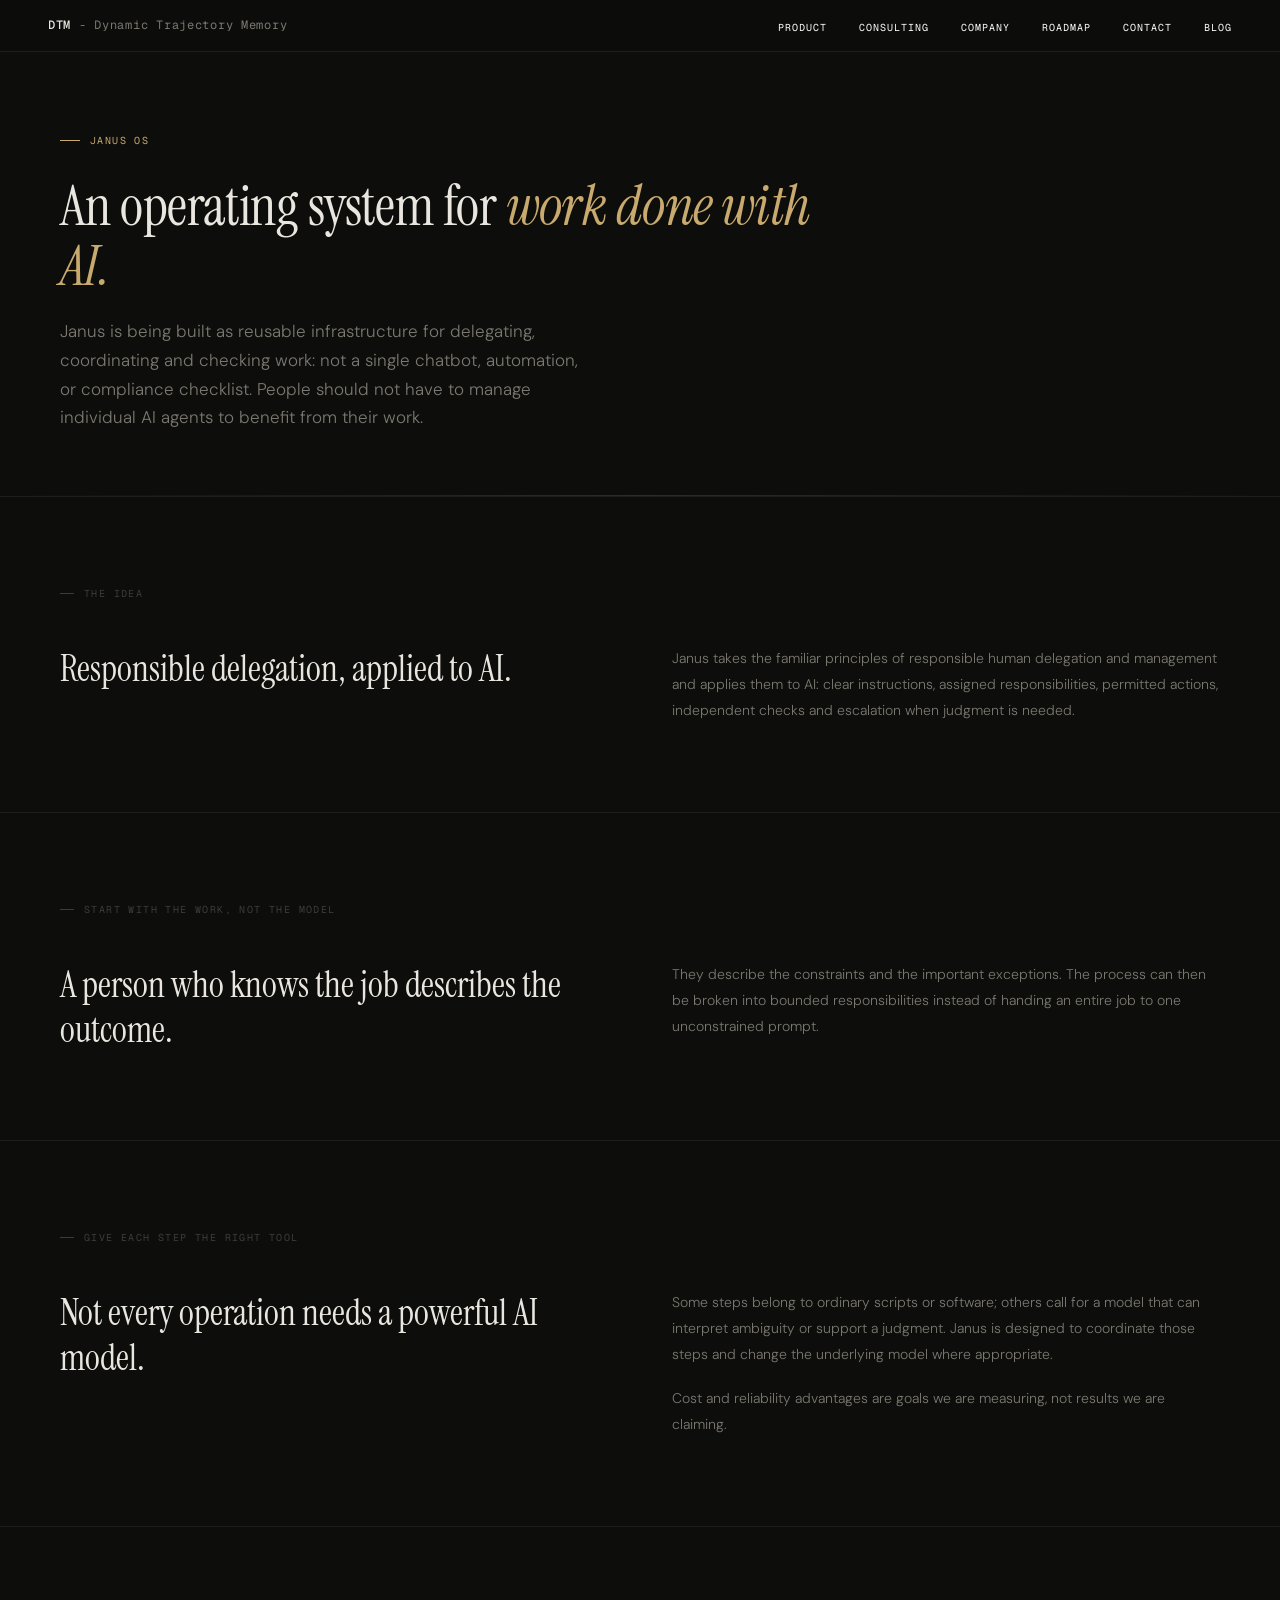
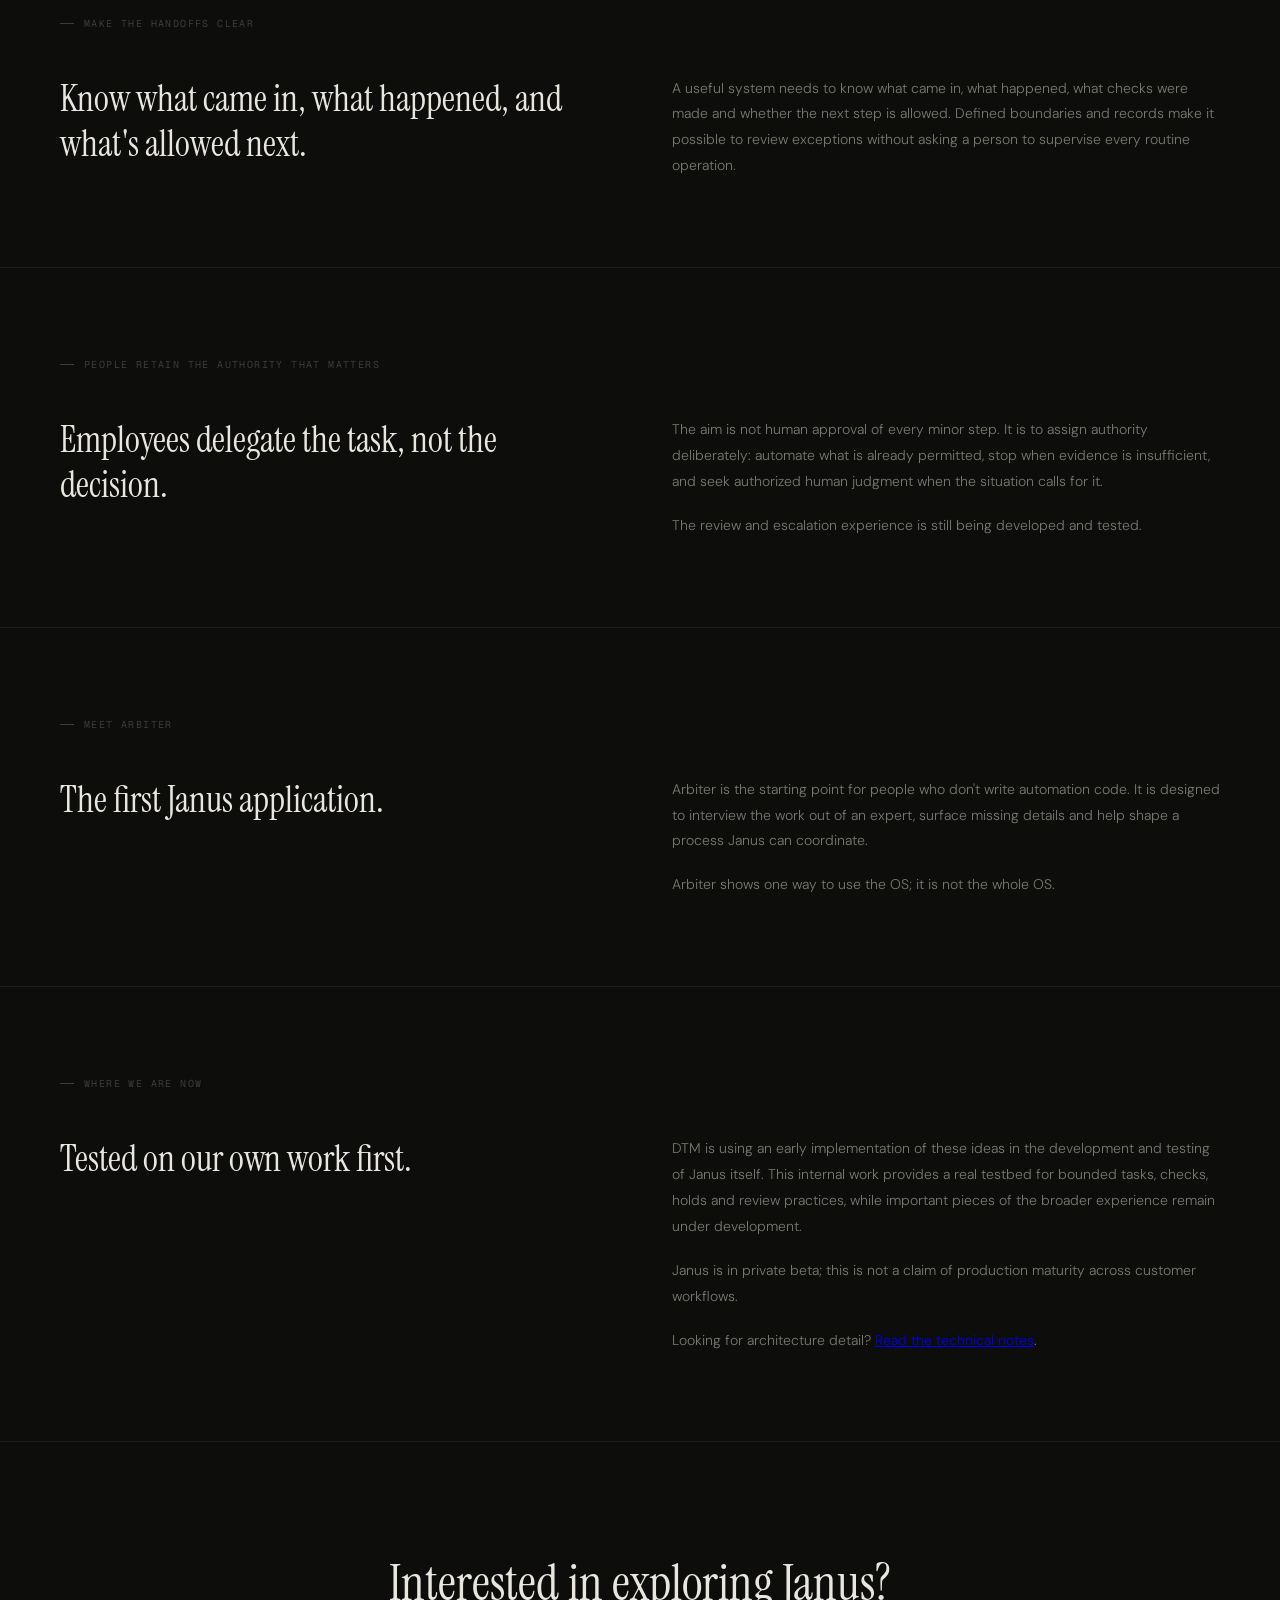
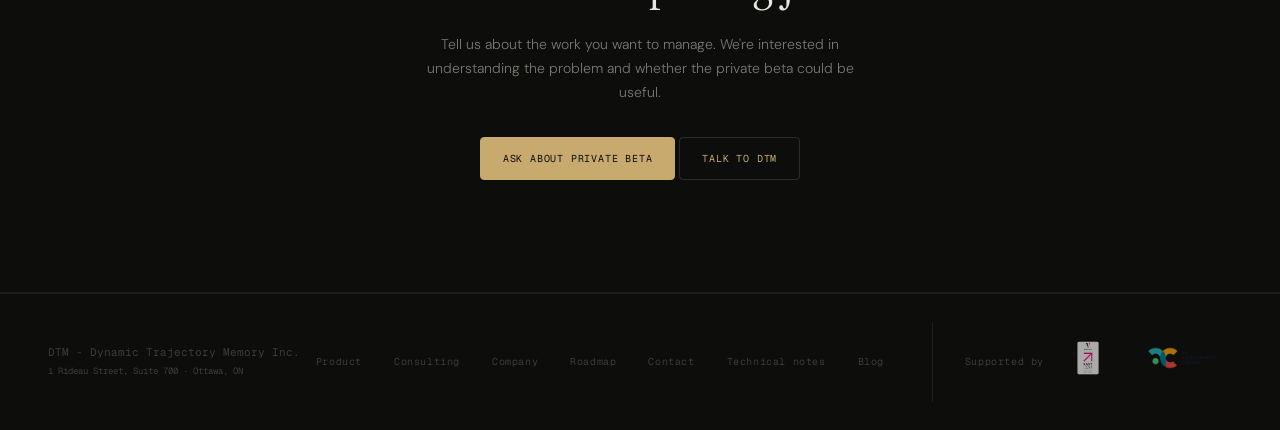
<file: product.html>
<!DOCTYPE html>
<html lang="en">
<head>
  <meta charset="UTF-8">
  <meta name="viewport" content="width=device-width, initial-scale=1.0">
  <meta name="description" content="Janus OS is being built as infrastructure for delegating, coordinating and checking AI-assisted work, with people retaining authority over decisions that matter.">
  <link rel="canonical" href="https://dtm-system.com/product.html">
  <meta property="og:type" content="website">
  <meta property="og:title" content="Janus OS - DTM">
  <meta property="og:description" content="Janus OS is being built as infrastructure for delegating, coordinating and checking AI-assisted work, with people retaining authority over decisions that matter.">
  <meta property="og:url" content="https://dtm-system.com/product.html">
  <meta property="og:image" content="https://dtm-system.com/assets/vector-fastlane-badge.png">
  <meta name="twitter:card" content="summary_large_image">
  <meta name="twitter:title" content="Janus OS - DTM">
  <meta name="twitter:description" content="Janus OS is being built as infrastructure for delegating, coordinating and checking AI-assisted work, with people retaining authority over decisions that matter.">
  <meta name="twitter:image" content="https://dtm-system.com/assets/vector-fastlane-badge.png">
  <title>Janus OS - DTM</title>
  <link rel="preconnect" href="https://fonts.googleapis.com">
  <link rel="preconnect" href="https://fonts.gstatic.com" crossorigin>
  <link href="https://fonts.googleapis.com/css2?family=Geist+Mono:wght@300;400;500&family=Instrument+Serif:ital@0;1&family=DM+Sans:ital,opsz,wght@0,9..40,300;0,9..40,400;0,9..40,500;1,9..40,300&display=swap" rel="stylesheet">
  <link rel="icon" type="image/png" href="assets/vector-fastlane-badge.png">
  <link rel="stylesheet" href="style.css">
</head>
<body>

  <nav>
    <a href="index.html" class="nav-left"><strong>DTM</strong> - Dynamic Trajectory Memory</a>
    <ul class="nav-links">
      <li><a href="product.html" aria-current="page">Product</a></li>
      <li><a href="consulting.html">Consulting</a></li>
      <li><a href="company.html">Company</a></li>
      <li><a href="roadmap.html">Roadmap</a></li>
      <li><a href="contact.html">Contact</a></li>
      <li><a href="https://blog.dtm-system.com" target="_blank" rel="noopener">Blog</a></li>
    </ul>
    <button class="nav-toggle" aria-label="Toggle navigation" aria-expanded="false">
      <span></span><span></span><span></span>
    </button>
  </nav>

  <main>

    <section class="subpage-hero">
      <div class="wrap">
        <p class="eyebrow">Janus OS</p>
        <h1>An operating system for <em>work done with AI.</em></h1>
        <p class="hero-sub">Janus is being built as reusable infrastructure for delegating, coordinating and checking work: not a single chatbot, automation, or compliance checklist. People should not have to manage individual AI agents to benefit from their work.</p>
      </div>
    </section>

    <section class="sec">
      <div class="wrap">
        <p class="sec-label">The idea</p>
        <div class="two-col">
          <p class="big-serif">Responsible delegation, applied to AI.</p>
          <div class="body-text">
            <p>Janus takes the familiar principles of responsible human delegation and management and applies them to AI: clear instructions, assigned responsibilities, permitted actions, independent checks and escalation when judgment is needed.</p>
          </div>
        </div>
      </div>
    </section>

    <section class="sec">
      <div class="wrap">
        <p class="sec-label">Start with the work, not the model</p>
        <div class="two-col">
          <p class="big-serif">A person who knows the job describes the outcome.</p>
          <div class="body-text">
            <p>They describe the constraints and the important exceptions. The process can then be broken into bounded responsibilities instead of handing an entire job to one unconstrained prompt.</p>
          </div>
        </div>
      </div>
    </section>

    <section class="sec">
      <div class="wrap">
        <p class="sec-label">Give each step the right tool</p>
        <div class="two-col">
          <p class="big-serif">Not every operation needs a powerful AI model.</p>
          <div class="body-text">
            <p>Some steps belong to ordinary scripts or software; others call for a model that can interpret ambiguity or support a judgment. Janus is designed to coordinate those steps and change the underlying model where appropriate.</p>
            <p>Cost and reliability advantages are goals we are measuring, not results we are claiming.</p>
          </div>
        </div>
      </div>
    </section>

    <section class="sec">
      <div class="wrap">
        <p class="sec-label">Make the handoffs clear</p>
        <div class="two-col">
          <p class="big-serif">Know what came in, what happened, and what's allowed next.</p>
          <div class="body-text">
            <p>A useful system needs to know what came in, what happened, what checks were made and whether the next step is allowed. Defined boundaries and records make it possible to review exceptions without asking a person to supervise every routine operation.</p>
          </div>
        </div>
      </div>
    </section>

    <section class="sec">
      <div class="wrap">
        <p class="sec-label">People retain the authority that matters</p>
        <div class="two-col">
          <p class="big-serif">Employees delegate the task, not the decision.</p>
          <div class="body-text">
            <p>The aim is not human approval of every minor step. It is to assign authority deliberately: automate what is already permitted, stop when evidence is insufficient, and seek authorized human judgment when the situation calls for it.</p>
            <p>The review and escalation experience is still being developed and tested.</p>
          </div>
        </div>
      </div>
    </section>

    <section class="sec">
      <div class="wrap">
        <p class="sec-label">Meet Arbiter</p>
        <div class="two-col">
          <p class="big-serif">The first Janus application.</p>
          <div class="body-text">
            <p>Arbiter is the starting point for people who don't write automation code. It is designed to interview the work out of an expert, surface missing details and help shape a process Janus can coordinate.</p>
            <p>Arbiter shows one way to use the OS; it is not the whole OS.</p>
          </div>
        </div>
      </div>
    </section>

    <section class="sec">
      <div class="wrap">
        <p class="sec-label">Where we are now</p>
        <div class="two-col">
          <p class="big-serif">Tested on our own work first.</p>
          <div class="body-text">
            <p>DTM is using an early implementation of these ideas in the development and testing of Janus itself. This internal work provides a real testbed for bounded tasks, checks, holds and review practices, while important pieces of the broader experience remain under development.</p>
            <p>Janus is in private beta; this is not a claim of production maturity across customer workflows.</p>
            <p>Looking for architecture detail? <a href="technical.html">Read the technical notes</a>.</p>
          </div>
        </div>
      </div>
    </section>

    <div class="closing">
      <p class="closing-h">Interested in exploring Janus?</p>
      <p class="closing-sub">Tell us about the work you want to manage. We're interested in understanding the problem and whether the private beta could be useful.</p>
      <p style="margin-top:32px"><a href="contact.html?ref=beta" class="btn-primary">Ask about private beta</a> <a href="contact.html" class="btn-ghost">Talk to DTM</a></p>
    </div>

  </main>

  <footer>
    <div class="footer-l">DTM - Dynamic Trajectory Memory Inc.<br><span>1 Rideau Street, Suite 700 &middot; Ottawa, ON</span></div>
    <nav class="footer-nav" aria-label="Footer">
      <a href="product.html">Product</a>
      <a href="consulting.html">Consulting</a>
      <a href="company.html">Company</a>
      <a href="roadmap.html">Roadmap</a>
      <a href="contact.html">Contact</a>
      <a href="technical.html">Technical notes</a>
      <a href="https://blog.dtm-system.com" target="_blank" rel="noopener">Blog</a>
    </nav>
    <div class="footer-supporters">
      <span class="supporters-text">Supported by</span>
      <div class="supporters-logos">
        <a href="https://vectorinstitute.ai/fastlane-program/" target="_blank" rel="noopener" title="Vector Institute FastLane Program">
          <img src="assets/vector-fastlane-badge.png" alt="Vector Institute FastLane" class="supporter-logo">
        </a>
        <a href="https://accel.ca/" target="_blank" rel="noopener" title="The Accelerator Centre">
          <img src="assets/ac-icubate-logo.webp" alt="The Accelerator Centre" class="supporter-logo">
        </a>
      </div>
    </div>
  </footer>

  <script>
    (function() {
      var toggle = document.querySelector('.nav-toggle');
      var links = document.querySelector('.nav-links');
      if (!toggle || !links) return;
      toggle.addEventListener('click', function() {
        var expanded = toggle.getAttribute('aria-expanded') === 'true';
        toggle.setAttribute('aria-expanded', String(!expanded));
        links.classList.toggle('nav-links--open');
      });
      links.addEventListener('click', function(e) {
        if (e.target.tagName === 'A') {
          toggle.setAttribute('aria-expanded', 'false');
          links.classList.remove('nav-links--open');
        }
      });
    })();
  </script>

</body>
</html>
</file>
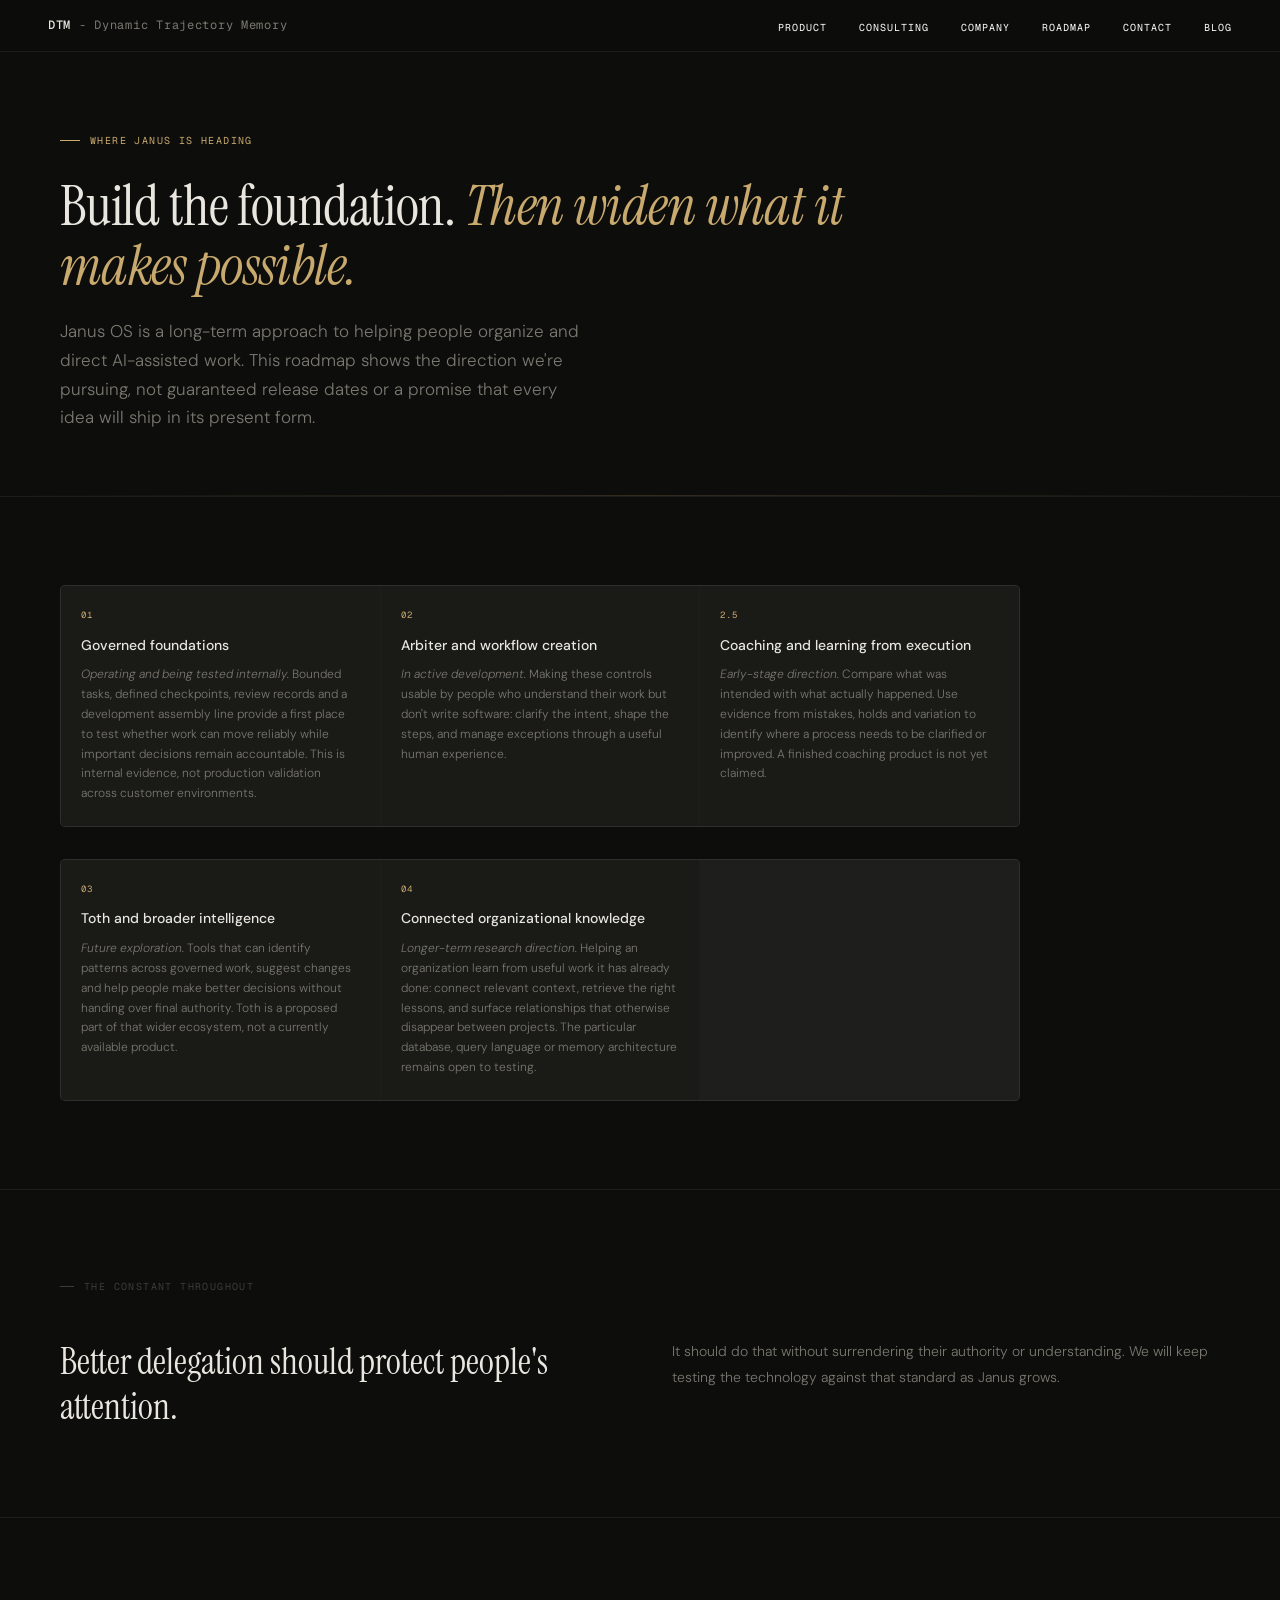
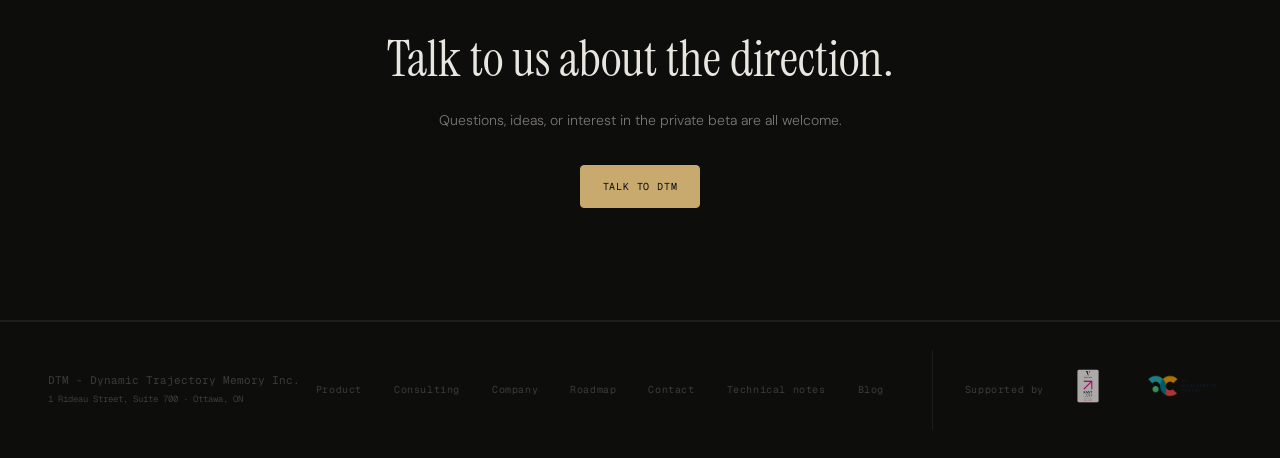
<file: roadmap.html>
<!DOCTYPE html>
<html lang="en">
<head>
  <meta charset="UTF-8">
  <meta name="viewport" content="width=device-width, initial-scale=1.0">
  <meta name="description" content="Where Janus OS is heading: governed foundations, Arbiter, coaching, and connected organizational knowledge. Direction, not delivery dates.">
  <link rel="canonical" href="https://dtm-system.com/roadmap.html">
  <meta property="og:type" content="website">
  <meta property="og:title" content="Roadmap - DTM">
  <meta property="og:description" content="Where Janus OS is heading: governed foundations, Arbiter, coaching, and connected organizational knowledge. Direction, not delivery dates.">
  <meta property="og:url" content="https://dtm-system.com/roadmap.html">
  <meta property="og:image" content="https://dtm-system.com/assets/vector-fastlane-badge.png">
  <meta name="twitter:card" content="summary_large_image">
  <meta name="twitter:title" content="Roadmap - DTM">
  <meta name="twitter:description" content="Where Janus OS is heading: governed foundations, Arbiter, coaching, and connected organizational knowledge. Direction, not delivery dates.">
  <meta name="twitter:image" content="https://dtm-system.com/assets/vector-fastlane-badge.png">
  <title>Roadmap - DTM</title>
  <link rel="preconnect" href="https://fonts.googleapis.com">
  <link rel="preconnect" href="https://fonts.gstatic.com" crossorigin>
  <link href="https://fonts.googleapis.com/css2?family=Geist+Mono:wght@300;400;500&family=Instrument+Serif:ital@0;1&family=DM+Sans:ital,opsz,wght@0,9..40,300;0,9..40,400;0,9..40,500;1,9..40,300&display=swap" rel="stylesheet">
  <link rel="icon" type="image/png" href="assets/vector-fastlane-badge.png">
  <link rel="stylesheet" href="style.css">
</head>
<body>

  <nav>
    <a href="index.html" class="nav-left"><strong>DTM</strong> - Dynamic Trajectory Memory</a>
    <ul class="nav-links">
      <li><a href="product.html">Product</a></li>
      <li><a href="consulting.html">Consulting</a></li>
      <li><a href="company.html">Company</a></li>
      <li><a href="roadmap.html" aria-current="page">Roadmap</a></li>
      <li><a href="contact.html">Contact</a></li>
      <li><a href="https://blog.dtm-system.com" target="_blank" rel="noopener">Blog</a></li>
    </ul>
    <button class="nav-toggle" aria-label="Toggle navigation" aria-expanded="false">
      <span></span><span></span><span></span>
    </button>
  </nav>

  <main>

    <section class="subpage-hero">
      <div class="wrap">
        <p class="eyebrow">Where Janus is heading</p>
        <h1>Build the foundation. <em>Then widen what it makes possible.</em></h1>
        <p class="hero-sub">Janus OS is a long-term approach to helping people organize and direct AI-assisted work. This roadmap shows the direction we're pursuing, not guaranteed release dates or a promise that every idea will ship in its present form.</p>
      </div>
    </section>

    <section class="sec">
      <div class="wrap">
        <div class="demo-storyboard">
          <div class="demo-step">
            <div class="demo-step-num">01</div>
            <div class="demo-step-title">Governed foundations</div>
            <p class="demo-step-desc"><em>Operating and being tested internally.</em> Bounded tasks, defined checkpoints, review records and a development assembly line provide a first place to test whether work can move reliably while important decisions remain accountable. This is internal evidence, not production validation across customer environments.</p>
          </div>
          <div class="demo-step">
            <div class="demo-step-num">02</div>
            <div class="demo-step-title">Arbiter and workflow creation</div>
            <p class="demo-step-desc"><em>In active development.</em> Making these controls usable by people who understand their work but don't write software: clarify the intent, shape the steps, and manage exceptions through a useful human experience.</p>
          </div>
          <div class="demo-step">
            <div class="demo-step-num">2.5</div>
            <div class="demo-step-title">Coaching and learning from execution</div>
            <p class="demo-step-desc"><em>Early-stage direction.</em> Compare what was intended with what actually happened. Use evidence from mistakes, holds and variation to identify where a process needs to be clarified or improved. A finished coaching product is not yet claimed.</p>
          </div>
        </div>
        <div class="demo-storyboard" style="margin-top:32px">
          <div class="demo-step">
            <div class="demo-step-num">03</div>
            <div class="demo-step-title">Toth and broader intelligence</div>
            <p class="demo-step-desc"><em>Future exploration.</em> Tools that can identify patterns across governed work, suggest changes and help people make better decisions without handing over final authority. Toth is a proposed part of that wider ecosystem, not a currently available product.</p>
          </div>
          <div class="demo-step">
            <div class="demo-step-num">04</div>
            <div class="demo-step-title">Connected organizational knowledge</div>
            <p class="demo-step-desc"><em>Longer-term research direction.</em> Helping an organization learn from useful work it has already done: connect relevant context, retrieve the right lessons, and surface relationships that otherwise disappear between projects. The particular database, query language or memory architecture remains open to testing.</p>
          </div>
        </div>
      </div>
    </section>

    <section class="sec">
      <div class="wrap">
        <p class="sec-label">The constant throughout</p>
        <div class="two-col">
          <p class="big-serif">Better delegation should protect people's attention.</p>
          <div class="body-text">
            <p>It should do that without surrendering their authority or understanding. We will keep testing the technology against that standard as Janus grows.</p>
          </div>
        </div>
      </div>
    </section>

    <div class="closing">
      <p class="closing-h">Talk to us about the direction.</p>
      <p class="closing-sub">Questions, ideas, or interest in the private beta are all welcome.</p>
      <p style="margin-top:32px"><a href="contact.html" class="btn-primary">Talk to DTM</a></p>
    </div>

  </main>

  <footer>
    <div class="footer-l">DTM - Dynamic Trajectory Memory Inc.<br><span>1 Rideau Street, Suite 700 &middot; Ottawa, ON</span></div>
    <nav class="footer-nav" aria-label="Footer">
      <a href="product.html">Product</a>
      <a href="consulting.html">Consulting</a>
      <a href="company.html">Company</a>
      <a href="roadmap.html">Roadmap</a>
      <a href="contact.html">Contact</a>
      <a href="technical.html">Technical notes</a>
      <a href="https://blog.dtm-system.com" target="_blank" rel="noopener">Blog</a>
    </nav>
    <div class="footer-supporters">
      <span class="supporters-text">Supported by</span>
      <div class="supporters-logos">
        <a href="https://vectorinstitute.ai/fastlane-program/" target="_blank" rel="noopener" title="Vector Institute FastLane Program">
          <img src="assets/vector-fastlane-badge.png" alt="Vector Institute FastLane" class="supporter-logo">
        </a>
        <a href="https://accel.ca/" target="_blank" rel="noopener" title="The Accelerator Centre">
          <img src="assets/ac-icubate-logo.webp" alt="The Accelerator Centre" class="supporter-logo">
        </a>
      </div>
    </div>
  </footer>

  <script>
    (function() {
      var toggle = document.querySelector('.nav-toggle');
      var links = document.querySelector('.nav-links');
      if (!toggle || !links) return;
      toggle.addEventListener('click', function() {
        var expanded = toggle.getAttribute('aria-expanded') === 'true';
        toggle.setAttribute('aria-expanded', String(!expanded));
        links.classList.toggle('nav-links--open');
      });
      links.addEventListener('click', function(e) {
        if (e.target.tagName === 'A') {
          toggle.setAttribute('aria-expanded', 'false');
          links.classList.remove('nav-links--open');
        }
      });
    })();
  </script>

</body>
</html>
</file>
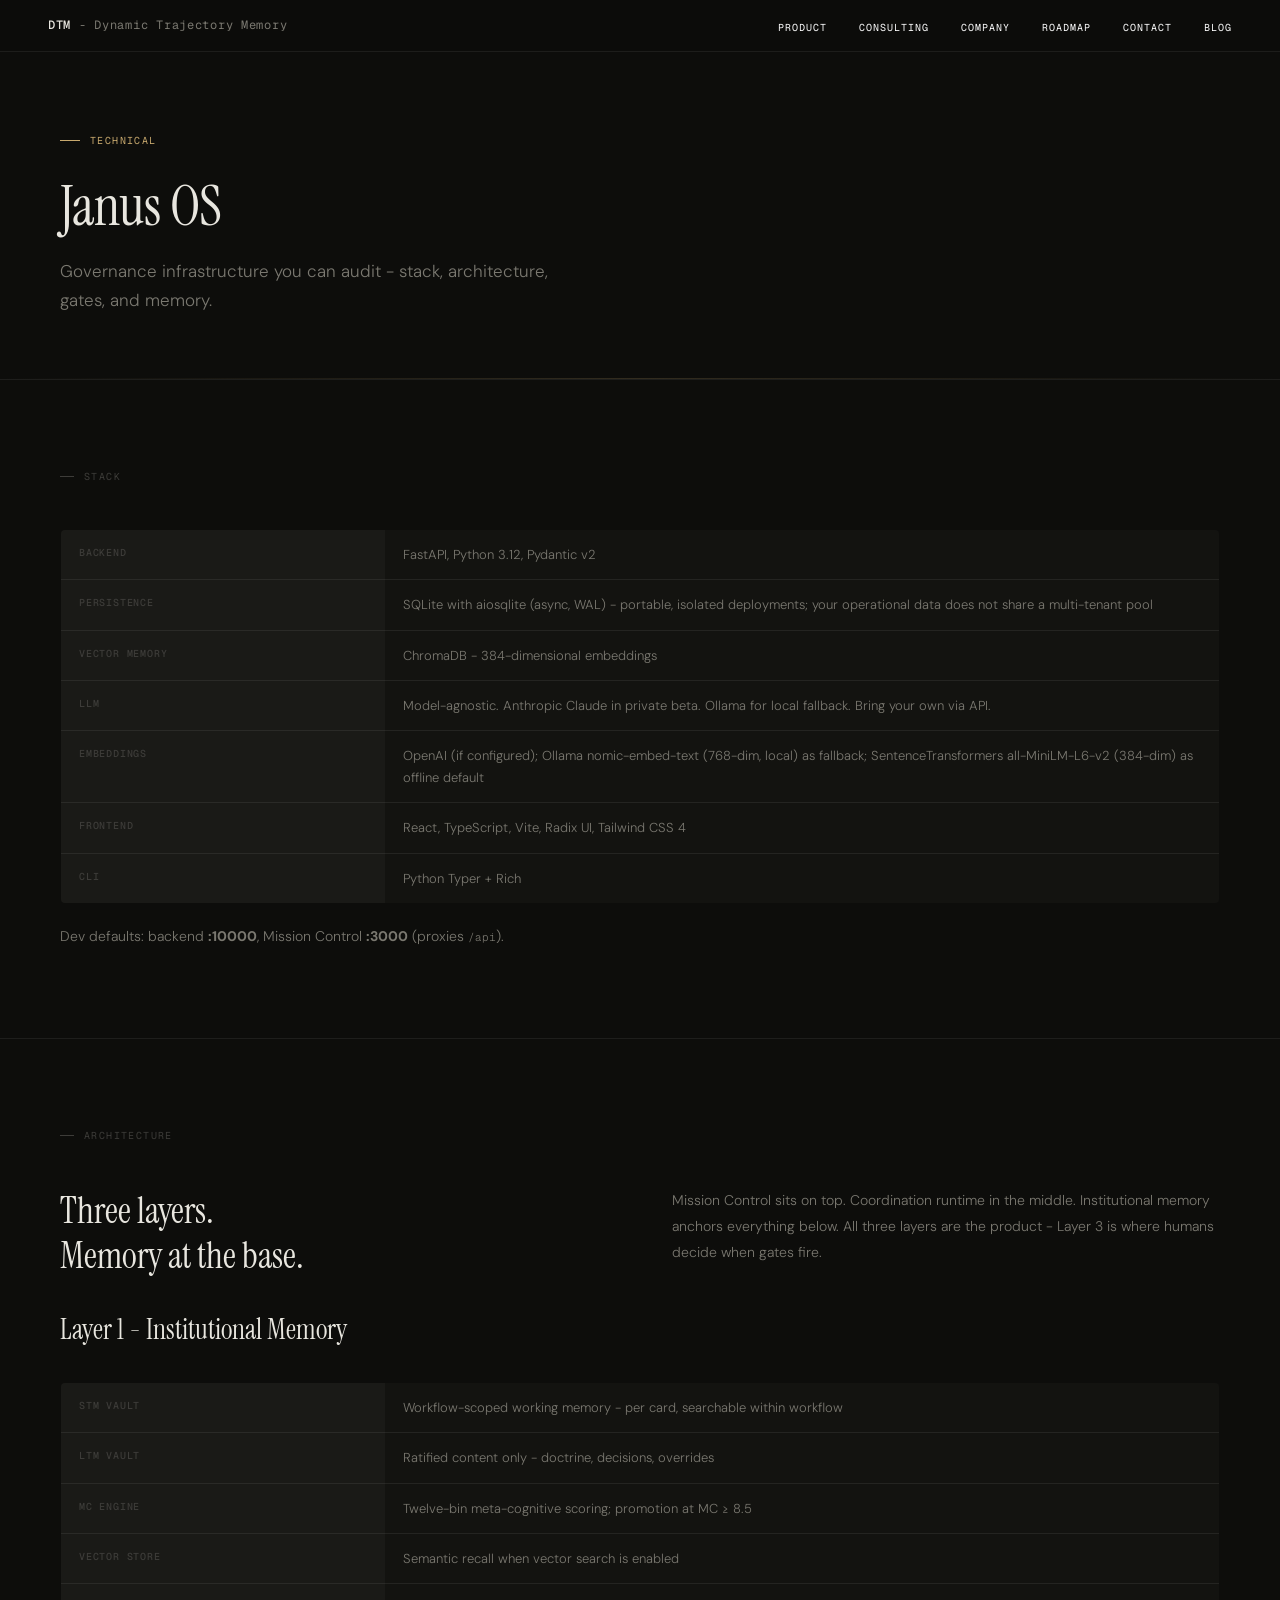
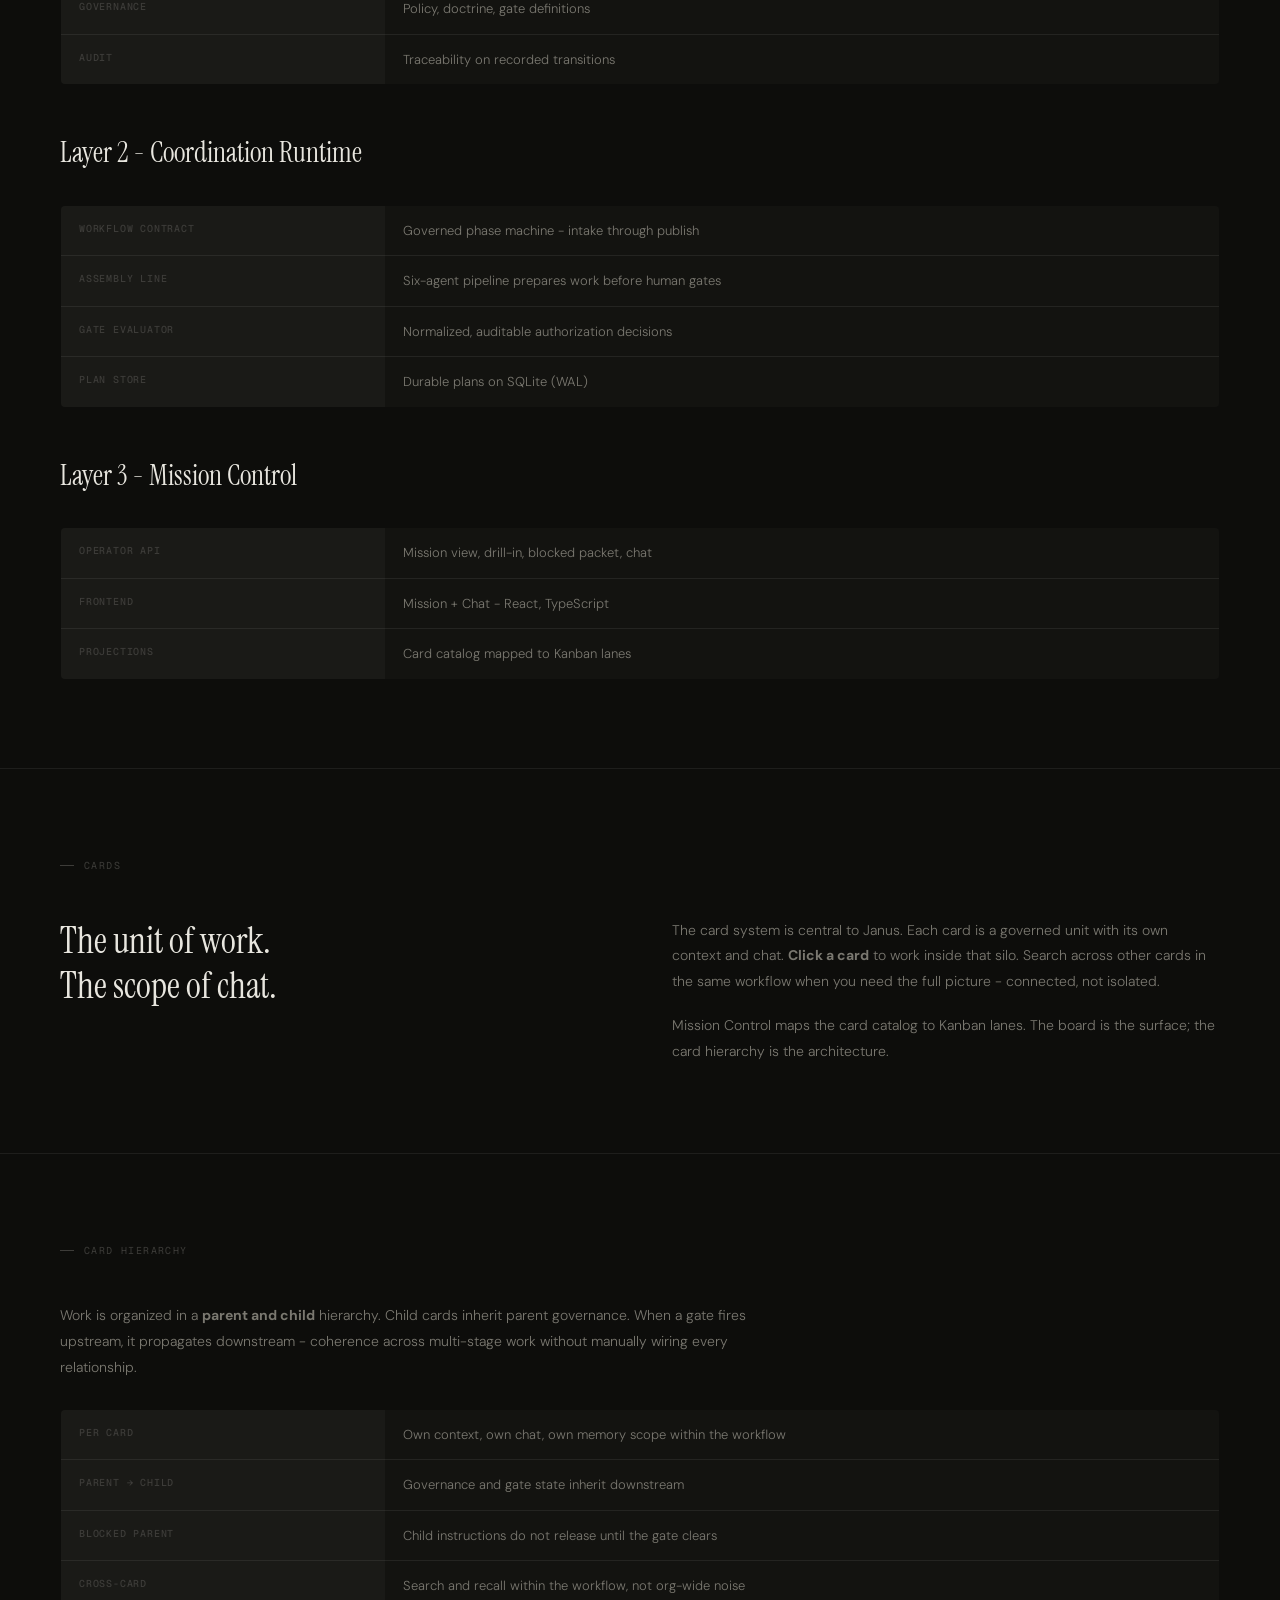
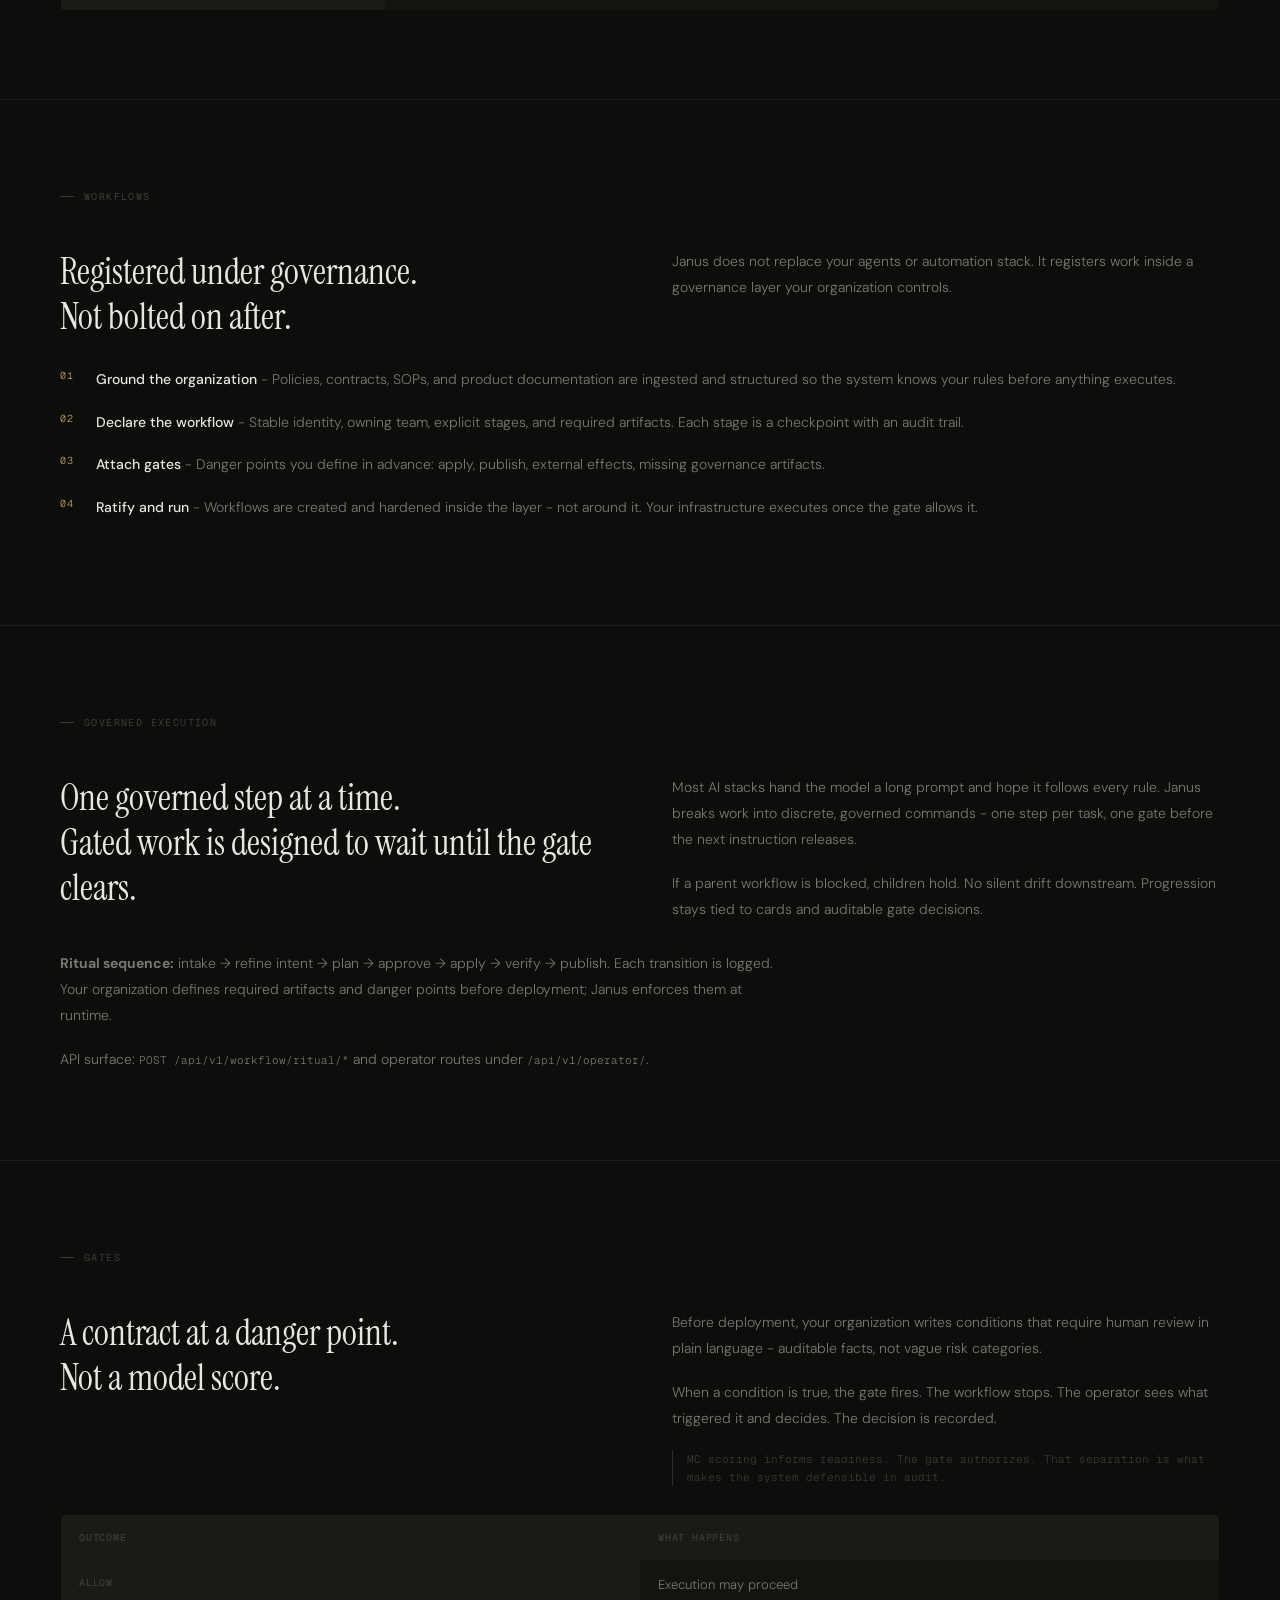
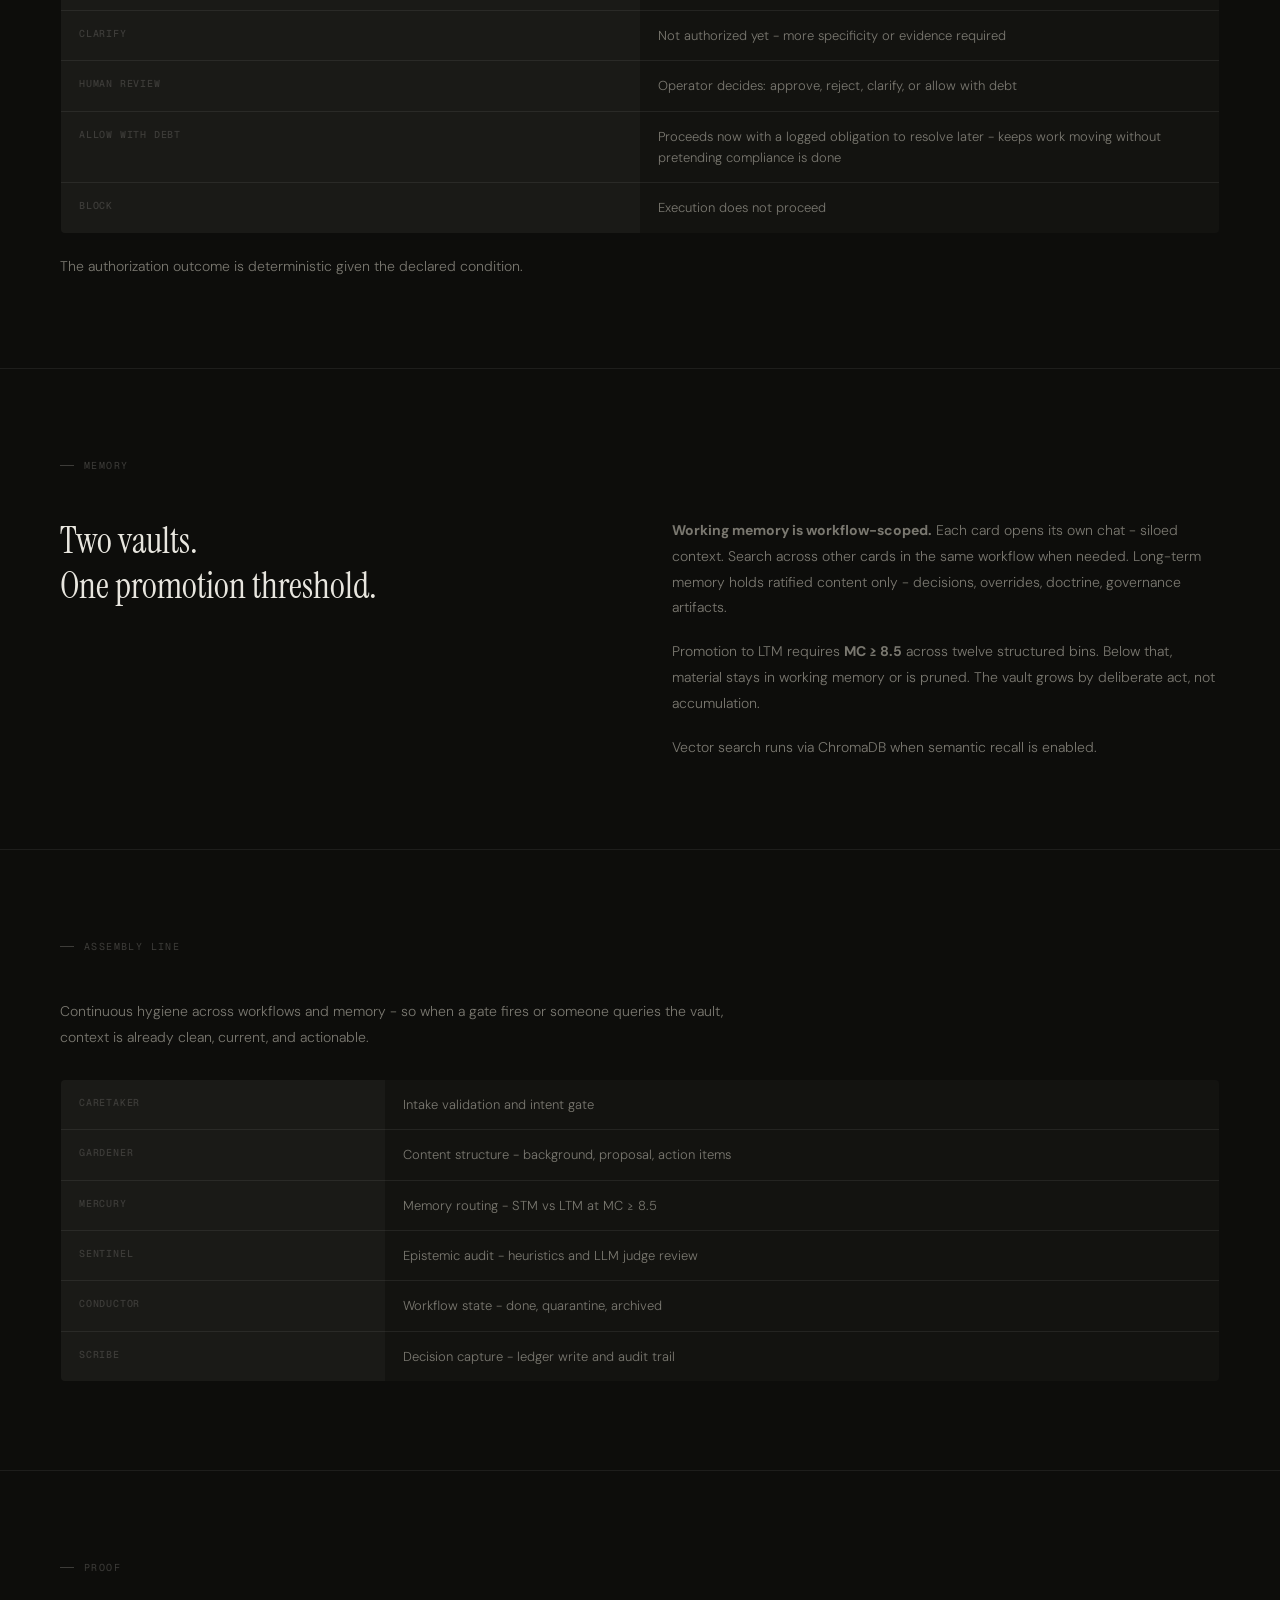
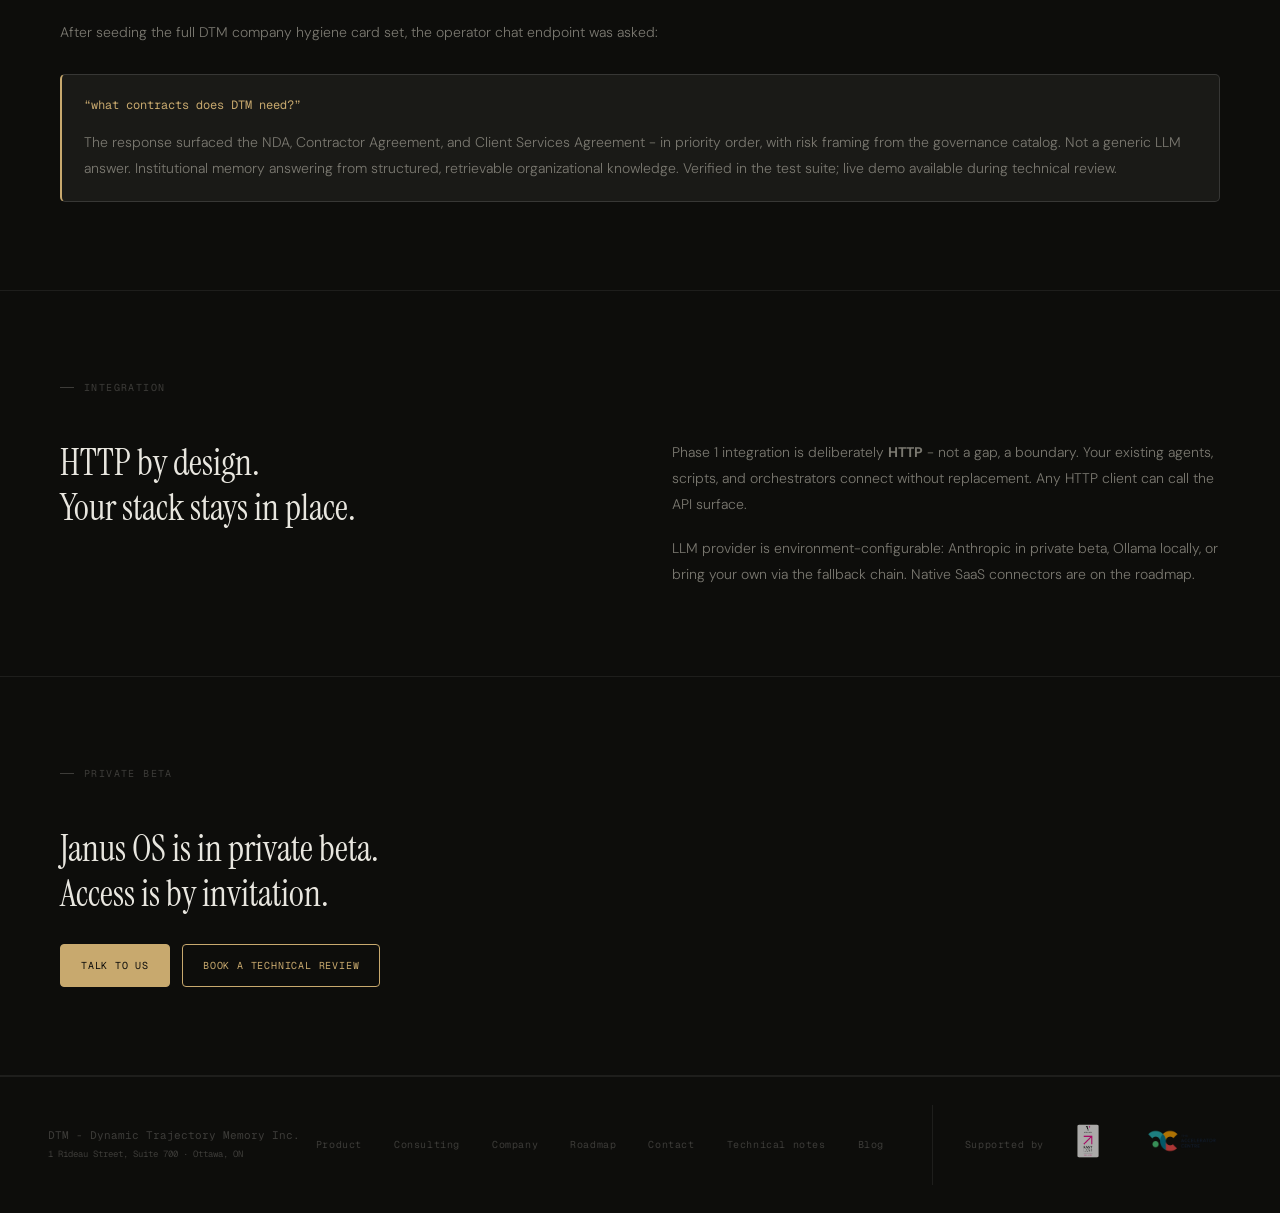
<file: technical.html>
<!DOCTYPE html>
<html lang="en">
<head>
  <meta charset="UTF-8">
  <meta name="viewport" content="width=device-width, initial-scale=1.0">
  <meta name="description" content="Janus OS - Technical overview. Stack, architecture, gates, memory, and API compatibility.">
  <link rel="canonical" href="https://dtm-system.com/technical.html">
  <meta property="og:type" content="website">
  <meta property="og:title" content="Technical - DTM">
  <meta property="og:description" content="Janus OS - Technical overview. Stack, architecture, gates, memory, and API compatibility.">
  <meta property="og:url" content="https://dtm-system.com/technical.html">
  <meta property="og:image" content="https://dtm-system.com/assets/vector-fastlane-badge.png">
  <meta name="twitter:card" content="summary_large_image">
  <meta name="twitter:title" content="Technical - DTM">
  <meta name="twitter:description" content="Janus OS - Technical overview. Stack, architecture, gates, memory, and API compatibility.">
  <meta name="twitter:image" content="https://dtm-system.com/assets/vector-fastlane-badge.png">
  <title>Technical - DTM</title>
  <link rel="preconnect" href="https://fonts.googleapis.com">
  <link rel="preconnect" href="https://fonts.gstatic.com" crossorigin>
  <link href="https://fonts.googleapis.com/css2?family=Geist+Mono:wght@300;400;500&family=Instrument+Serif:ital@0;1&family=DM+Sans:ital,opsz,wght@0,9..40,300;0,9..40,400;0,9..40,500;1,9..40,300&display=swap" rel="stylesheet">
  <link rel="icon" type="image/png" href="assets/vector-fastlane-badge.png">
  <link rel="stylesheet" href="style.css">
</head>
<body>

  <nav>
    <a href="index.html" class="nav-left"><strong>DTM</strong> - Dynamic Trajectory Memory</a>
    <ul class="nav-links">
      <li><a href="product.html">Product</a></li>
      <li><a href="consulting.html">Consulting</a></li>
      <li><a href="company.html">Company</a></li>
      <li><a href="roadmap.html">Roadmap</a></li>
      <li><a href="contact.html">Contact</a></li>
      <li><a href="https://blog.dtm-system.com" target="_blank" rel="noopener">Blog</a></li>
    </ul>
    <button class="nav-toggle" aria-label="Toggle navigation" aria-expanded="false">
      <span></span><span></span><span></span>
    </button>
  </nav>

  <main>

    <section class="subpage-hero">
      <div class="wrap">
        <p class="eyebrow">Technical</p>
        <h1>Janus OS</h1>
        <p class="hero-sub">Governance infrastructure you can audit - stack, architecture, gates, and memory.</p>
      </div>
    </section>

    <section class="sec">
      <div class="wrap">
        <p class="sec-label">Stack</p>
        <table class="spec-table">
          <tbody>
            <tr><th>Backend</th><td>FastAPI, Python 3.12, Pydantic v2</td></tr>
            <tr><th>Persistence</th><td>SQLite with aiosqlite (async, WAL) - portable, isolated deployments; your operational data does not share a multi-tenant pool</td></tr>
            <tr><th>Vector memory</th><td>ChromaDB - 384-dimensional embeddings</td></tr>
            <tr><th>LLM</th><td>Model-agnostic. Anthropic Claude in private beta. Ollama for local fallback. Bring your own via API.</td></tr>
            <tr><th>Embeddings</th><td>OpenAI (if configured); Ollama nomic-embed-text (768-dim, local) as fallback; SentenceTransformers all-MiniLM-L6-v2 (384-dim) as offline default</td></tr>
            <tr><th>Frontend</th><td>React, TypeScript, Vite, Radix UI, Tailwind CSS 4</td></tr>
            <tr><th>CLI</th><td>Python Typer + Rich</td></tr>
          </tbody>
        </table>
        <p class="body-text" style="margin-top:20px;max-width:640px">Dev defaults: backend <strong>:10000</strong>, Mission Control <strong>:3000</strong> (proxies <code style="font-family:'Geist Mono',monospace;font-size:11px;color:var(--muted)">/api</code>).</p>
      </div>
    </section>

    <section class="sec">
      <div class="wrap">
        <p class="sec-label">Architecture</p>
        <div class="two-col" style="margin-bottom:0">
          <p class="big-serif">Three layers.<br>Memory at the base.</p>
          <p class="body-text">Mission Control sits on top. Coordination runtime in the middle. Institutional memory anchors everything below. All three layers are the product - Layer 3 is where humans decide when gates fire.</p>
        </div>

        <h2 class="layer-heading">Layer 1 - Institutional Memory</h2>
        <table class="spec-table">
          <tbody>
            <tr><th>STM vault</th><td>Workflow-scoped working memory - per card, searchable within workflow</td></tr>
            <tr><th>LTM vault</th><td>Ratified content only - doctrine, decisions, overrides</td></tr>
            <tr><th>MC engine</th><td>Twelve-bin meta-cognitive scoring; promotion at MC ≥ 8.5</td></tr>
            <tr><th>Vector store</th><td>Semantic recall when vector search is enabled</td></tr>
            <tr><th>Governance</th><td>Policy, doctrine, gate definitions</td></tr>
            <tr><th>Audit</th><td>Traceability on recorded transitions</td></tr>
          </tbody>
        </table>

        <h2 class="layer-heading">Layer 2 - Coordination Runtime</h2>
        <table class="spec-table">
          <tbody>
            <tr><th>Workflow contract</th><td>Governed phase machine - intake through publish</td></tr>
            <tr><th>Assembly line</th><td>Six-agent pipeline prepares work before human gates</td></tr>
            <tr><th>Gate evaluator</th><td>Normalized, auditable authorization decisions</td></tr>
            <tr><th>Plan store</th><td>Durable plans on SQLite (WAL)</td></tr>
          </tbody>
        </table>

        <h2 class="layer-heading">Layer 3 - Mission Control</h2>
        <table class="spec-table">
          <tbody>
            <tr><th>Operator API</th><td>Mission view, drill-in, blocked packet, chat</td></tr>
            <tr><th>Frontend</th><td>Mission + Chat - React, TypeScript</td></tr>
            <tr><th>Projections</th><td>Card catalog mapped to Kanban lanes</td></tr>
          </tbody>
        </table>
      </div>
    </section>

    <section class="sec">
      <div class="wrap">
        <p class="sec-label">Cards</p>
        <div class="two-col">
          <p class="big-serif serif">The unit of work.<br>The scope of chat.</p>
          <div class="body-text">
            <p>The card system is central to Janus. Each card is a governed unit with its own context and chat. <strong>Click a card</strong> to work inside that silo. Search across other cards in the same workflow when you need the full picture - connected, not isolated.</p>
            <p>Mission Control maps the card catalog to Kanban lanes. The board is the surface; the card hierarchy is the architecture.</p>
          </div>
        </div>
      </div>
    </section>

    <section class="sec">
      <div class="wrap">
        <p class="sec-label">Card hierarchy</p>
        <p class="body-text" style="max-width:720px;margin-top:0">Work is organized in a <strong>parent and child</strong> hierarchy. Child cards inherit parent governance. When a gate fires upstream, it propagates downstream - coherence across multi-stage work without manually wiring every relationship.</p>
        <table class="spec-table" style="margin-top:28px">
          <tbody>
            <tr><th>Per card</th><td>Own context, own chat, own memory scope within the workflow</td></tr>
            <tr><th>Parent → child</th><td>Governance and gate state inherit downstream</td></tr>
            <tr><th>Blocked parent</th><td>Child instructions do not release until the gate clears</td></tr>
            <tr><th>Cross-card</th><td>Search and recall within the workflow, not org-wide noise</td></tr>
          </tbody>
        </table>
      </div>
    </section>

    <section class="sec">
      <div class="wrap">
        <p class="sec-label">Workflows</p>
        <div class="two-col">
          <p class="big-serif serif">Registered under governance.<br>Not bolted on after.</p>
          <div class="body-text">
            <p>Janus does not replace your agents or automation stack. It registers work inside a governance layer your organization controls.</p>
          </div>
        </div>
        <ol class="tech-steps">
          <li><strong>Ground the organization</strong> - Policies, contracts, SOPs, and product documentation are ingested and structured so the system knows your rules before anything executes.</li>
          <li><strong>Declare the workflow</strong> - Stable identity, owning team, explicit stages, and required artifacts. Each stage is a checkpoint with an audit trail.</li>
          <li><strong>Attach gates</strong> - Danger points you define in advance: apply, publish, external effects, missing governance artifacts.</li>
          <li><strong>Ratify and run</strong> - Workflows are created and hardened inside the layer - not around it. Your infrastructure executes once the gate allows it.</li>
        </ol>
      </div>
    </section>

    <section class="sec">
      <div class="wrap">
        <p class="sec-label">Governed execution</p>
        <div class="two-col" style="margin-bottom:28px">
          <p class="big-serif serif">One governed step at a time.<br>Gated work is designed to wait until the gate clears.</p>
          <div class="body-text">
            <p>Most AI stacks hand the model a long prompt and hope it follows every rule. Janus breaks work into discrete, governed commands - one step per task, one gate before the next instruction releases.</p>
            <p>If a parent workflow is blocked, children hold. No silent drift downstream. Progression stays tied to cards and auditable gate decisions.</p>
          </div>
        </div>
        <p class="body-text" style="max-width:720px;margin-top:0"><strong>Ritual sequence:</strong> intake → refine intent → plan → approve → apply → verify → publish. Each transition is logged. Your organization defines required artifacts and danger points before deployment; Janus enforces them at runtime.</p>
        <p class="body-text" style="margin-top:18px;max-width:680px">API surface: <span style="font-family:'Geist Mono',monospace;font-size:11px;color:var(--muted)">POST /api/v1/workflow/ritual/*</span> and operator routes under <span style="font-family:'Geist Mono',monospace;font-size:11px;color:var(--muted)">/api/v1/operator/</span>.</p>
      </div>
    </section>

    <section class="sec">
      <div class="wrap">
        <p class="sec-label">Gates</p>
        <div class="two-col">
          <p class="big-serif serif">A contract at a danger point.<br>Not a model score.</p>
          <div class="body-text">
            <p>Before deployment, your organization writes conditions that require human review in plain language - auditable facts, not vague risk categories.</p>
            <p>When a condition is true, the gate fires. The workflow stops. The operator sees what triggered it and decides. The decision is recorded.</p>
            <p class="pull">MC scoring informs readiness. The gate authorizes. That separation is what makes the system defensible in audit.</p>
          </div>
        </div>
        <table class="spec-table">
          <thead>
            <tr><th>Outcome</th><th>What happens</th></tr>
          </thead>
          <tbody>
            <tr><th>Allow</th><td>Execution may proceed</td></tr>
            <tr><th>Clarify</th><td>Not authorized yet - more specificity or evidence required</td></tr>
            <tr><th>Human review</th><td>Operator decides: approve, reject, clarify, or allow with debt</td></tr>
            <tr><th>Allow with debt</th><td>Proceeds now with a logged obligation to resolve later - keeps work moving without pretending compliance is done</td></tr>
            <tr><th>Block</th><td>Execution does not proceed</td></tr>
          </tbody>
        </table>
        <p class="body-text" style="margin-top:20px;max-width:640px">The authorization outcome is deterministic given the declared condition.</p>
      </div>
    </section>

    <section class="sec">
      <div class="wrap">
        <p class="sec-label">Memory</p>
        <div class="two-col">
          <p class="big-serif serif">Two vaults.<br>One promotion threshold.</p>
          <div class="body-text">
            <p><strong>Working memory is workflow-scoped.</strong> Each card opens its own chat - siloed context. Search across other cards in the same workflow when needed. Long-term memory holds ratified content only - decisions, overrides, doctrine, governance artifacts.</p>
            <p>Promotion to LTM requires <strong>MC ≥ 8.5</strong> across twelve structured bins. Below that, material stays in working memory or is pruned. The vault grows by deliberate act, not accumulation.</p>
            <p>Vector search runs via ChromaDB when semantic recall is enabled.</p>
          </div>
        </div>
      </div>
    </section>

    <section class="sec">
      <div class="wrap">
        <p class="sec-label">Assembly line</p>
        <p class="body-text" style="max-width:680px;margin-top:0;margin-bottom:28px">Continuous hygiene across workflows and memory - so when a gate fires or someone queries the vault, context is already clean, current, and actionable.</p>
        <table class="spec-table">
          <tbody>
            <tr><th>Caretaker</th><td>Intake validation and intent gate</td></tr>
            <tr><th>Gardener</th><td>Content structure - background, proposal, action items</td></tr>
            <tr><th>Mercury</th><td>Memory routing - STM vs LTM at MC ≥ 8.5</td></tr>
            <tr><th>Sentinel</th><td>Epistemic audit - heuristics and LLM judge review</td></tr>
            <tr><th>Conductor</th><td>Workflow state - done, quarantine, archived</td></tr>
            <tr><th>Scribe</th><td>Decision capture - ledger write and audit trail</td></tr>
          </tbody>
        </table>
      </div>
    </section>

    <section class="sec">
      <div class="wrap">
        <p class="sec-label">Proof</p>
        <p class="body-text" style="max-width:680px;margin-top:0">After seeding the full DTM company hygiene card set, the operator chat endpoint was asked:</p>
        <div class="tech-proof">
          <p class="tech-proof-query">&ldquo;what contracts does DTM need?&rdquo;</p>
          <p class="body-text" style="margin:0;max-width:none">The response surfaced the NDA, Contractor Agreement, and Client Services Agreement - in priority order, with risk framing from the governance catalog. Not a generic LLM answer. Institutional memory answering from structured, retrievable organizational knowledge. Verified in the test suite; live demo available during technical review.</p>
        </div>
      </div>
    </section>

    <section class="sec">
      <div class="wrap">
        <p class="sec-label">Integration</p>
        <div class="two-col">
          <p class="big-serif serif">HTTP by design.<br>Your stack stays in place.</p>
          <div class="body-text">
            <p>Phase 1 integration is deliberately <strong>HTTP</strong> - not a gap, a boundary. Your existing agents, scripts, and orchestrators connect without replacement. Any HTTP client can call the API surface.</p>
            <p>LLM provider is environment-configurable: Anthropic in private beta, Ollama locally, or bring your own via the fallback chain. Native SaaS connectors are on the roadmap.</p>
          </div>
        </div>
      </div>
    </section>

    <section class="sec">
      <div class="wrap">
        <p class="sec-label">Private beta</p>
        <p class="big-serif serif" style="max-width:560px">Janus OS is in private beta.<br>Access is by invitation.</p>
        <div class="tech-cta-row">
          <a href="contact.html" class="tech-cta">Talk to us</a>
          <a href="contact.html?ref=technical" class="tech-cta tech-cta--ghost">Book a technical review</a>
        </div>
      </div>
    </section>

  </main>

  <footer>
    <div class="footer-l">DTM - Dynamic Trajectory Memory Inc.<br><span>1 Rideau Street, Suite 700 &middot; Ottawa, ON</span></div>
    <nav class="footer-nav" aria-label="Footer">
      <a href="product.html">Product</a>
      <a href="consulting.html">Consulting</a>
      <a href="company.html">Company</a>
      <a href="roadmap.html">Roadmap</a>
      <a href="contact.html">Contact</a>
      <a href="technical.html">Technical notes</a>
      <a href="https://blog.dtm-system.com" target="_blank" rel="noopener">Blog</a>
    </nav>
    <div class="footer-supporters">
      <span class="supporters-text">Supported by</span>
      <div class="supporters-logos">
        <a href="https://vectorinstitute.ai/fastlane-program/" target="_blank" rel="noopener" title="Vector Institute FastLane Program">
          <img src="assets/vector-fastlane-badge.png" alt="Vector Institute FastLane" class="supporter-logo">
        </a>
        <a href="https://accel.ca/" target="_blank" rel="noopener" title="The Accelerator Centre">
          <img src="assets/ac-icubate-logo.webp" alt="The Accelerator Centre" class="supporter-logo">
        </a>
      </div>
    </div>
  </footer>

  <script>
    (function() {
      var toggle = document.querySelector('.nav-toggle');
      var links = document.querySelector('.nav-links');
      if (!toggle || !links) return;
      toggle.addEventListener('click', function() {
        var expanded = toggle.getAttribute('aria-expanded') === 'true';
        toggle.setAttribute('aria-expanded', String(!expanded));
        links.classList.toggle('nav-links--open');
      });
      links.addEventListener('click', function(e) {
        if (e.target.tagName === 'A') {
          toggle.setAttribute('aria-expanded', 'false');
          links.classList.remove('nav-links--open');
        }
      });
    })();
  </script>

</body>
</html>
</file>
<file: style.css>
/* ============================================
   DTM — Site Styles
   Professional. Restrained. Governance-grade.
   ============================================ */

*,
*::before,
*::after {
  box-sizing: border-box;
  margin: 0;
  padding: 0;
}

:root {
  --bg:         #0d0d0b;
  --bg2:        #131310;
  --bg3:        #1a1a17;
  --border:     rgba(255,255,255,0.07);
  --border-mid: rgba(255,255,255,0.13);
  --text:       #e8e6df;
  --muted:      #7a7870;
  --dim:        #3d3c39;
  --accent:     #c8a96e;
  --accent-dim: rgba(200,169,110,0.12);
  --green:      #1a3d2e;
  --green-b:    #2a5c44;
  --green-t:    #5ecb98;
  --blue:       #141a36;
  --blue-b:     #222d5c;
  --blue-t:     #7b92e8;
  --blocked:    #3d1a08;
  --blocked-b:  #8a3810;
  --blocked-t:  #e87840;
  --completed-b: #1a4a30;
  --completed-t: #4aaa78;
  --nav-height: 52px;
}

html {
  scroll-behavior: smooth;
}

body {
  background: var(--bg);
  color: var(--text);
  font-family: 'DM Sans', sans-serif;
  font-size: 16px;
  line-height: 1.7;
  -webkit-font-smoothing: antialiased;
  -moz-osx-font-smoothing: grayscale;
}


/* ---------- Nav ---------- */

nav {
  position: fixed;
  top: 0;
  left: 0;
  right: 0;
  z-index: 100;
  padding: 0 48px;
  height: var(--nav-height);
  display: flex;
  align-items: center;
  justify-content: space-between;
  border-bottom: 0.5px solid var(--border);
  background: rgba(13,13,11,0.94);
  backdrop-filter: blur(12px);
}

.nav-left {
  font-family: 'Geist Mono', monospace;
  font-size: 12px;
  color: var(--muted);
  letter-spacing: 0.06em;
  text-decoration: none;
}

.nav-left:hover {
  color: var(--muted);
}

.nav-left strong {
  color: var(--text);
  font-weight: 500;
}

.nav-links {
  display: flex;
  list-style: none;
  gap: 2rem;
}

.nav-links a {
  font-family: 'Geist Mono', monospace;
  font-size: 10px;
  letter-spacing: 0.1em;
  text-transform: uppercase;
  color: #ffffff;
  text-decoration: none;
  transition: color 0.15s ease;
}

.nav-links a:hover,
.nav-links a.nav-link--active {
  color: var(--accent);
}

.nav-toggle {
  display: none;
  background: none;
  border: none;
  cursor: pointer;
  flex-direction: column;
  gap: 4px;
  padding: 4px;
}

.nav-toggle span {
  display: block;
  width: 20px;
  height: 2px;
  background: var(--text);
  border-radius: 1px;
  transition: transform 0.2s ease, opacity 0.2s ease;
}

/* ---------- Main ---------- */

main {
  padding-top: var(--nav-height);
}

/* ---------- Wrap ---------- */

.wrap {
  max-width: 1160px;
  margin: 0 auto;
}

/* ---------- Hero (landing) ---------- */

.hero {
  min-height: 82vh;
  display: flex;
  flex-direction: column;
  justify-content: center;
  padding: 112px 48px 96px;
  border-bottom: 0.5px solid var(--border);
  position: relative;
  overflow: hidden;
}

.hero::after {
  content: '';
  position: absolute;
  bottom: 0;
  left: 0;
  right: 0;
  height: 1px;
  background: linear-gradient(90deg, transparent, rgba(200,169,110,0.2), transparent);
}

/* ---------- Subpage Hero ---------- */

.subpage-hero {
  padding: 80px 48px 64px;
  border-bottom: 0.5px solid var(--border);
  position: relative;
}

.subpage-hero::after {
  content: '';
  position: absolute;
  bottom: 0;
  left: 0;
  right: 0;
  height: 1px;
  background: linear-gradient(90deg, transparent, rgba(200,169,110,0.2), transparent);
}

/* ---------- Typography ---------- */

.eyebrow {
  font-family: 'Geist Mono', monospace;
  font-size: 10px;
  letter-spacing: 0.14em;
  text-transform: uppercase;
  color: var(--accent);
  margin-bottom: 28px;
  display: flex;
  align-items: center;
  gap: 10px;
}

.eyebrow::before {
  content: '';
  display: inline-block;
  width: 20px;
  height: 1px;
  background: var(--accent);
}

h1 {
  font-family: 'Instrument Serif', serif;
  font-size: clamp(40px, 6vw, 78px);
  font-weight: 400;
  line-height: 1.07;
  letter-spacing: -0.01em;
  color: var(--text);
  max-width: 800px;
  margin-bottom: 36px;
}

h1 em {
  font-style: italic;
  color: var(--accent);
}

.subpage-hero h1 {
  font-size: clamp(30px, 4.5vw, 56px);
  margin-bottom: 20px;
}

.hero-sub {
  font-size: 17px;
  line-height: 1.7;
  color: var(--muted);
  max-width: 520px;
  font-weight: 300;
}

/* ---------- Section ---------- */

.sec {
  padding: 88px 48px;
  border-bottom: 0.5px solid var(--border);
}

.sec-label {
  font-family: 'Geist Mono', monospace;
  font-size: 10px;
  letter-spacing: 0.14em;
  text-transform: uppercase;
  color: var(--dim);
  margin-bottom: 44px;
  display: flex;
  align-items: center;
  gap: 10px;
}

.sec-label::before {
  content: '';
  display: inline-block;
  width: 14px;
  height: 1px;
  background: var(--dim);
}

/* ---------- Layout ---------- */

.two-col {
  display: grid;
  grid-template-columns: 1fr 1fr;
  gap: 64px;
  align-items: start;
}

/* ---------- Text components ---------- */

.big-serif {
  font-family: 'Instrument Serif', serif;
  font-size: clamp(22px, 3vw, 36px);
  line-height: 1.25;
  font-weight: 400;
  color: var(--text);
}

.big-serif em {
  font-style: italic;
  color: var(--muted);
}

.body-text {
  font-size: 14px;
  color: var(--muted);
  line-height: 1.85;
  font-weight: 300;
}

.body-text p + p {
  margin-top: 18px;
}

.pull {
  font-family: 'Geist Mono', monospace;
  font-size: 11px;
  color: var(--dim);
  border-left: 1px solid var(--border-mid);
  padding-left: 14px;
  line-height: 1.65;
  margin-top: 24px;
}

/* ---------- Layer stack ---------- */

.layer-stack {
  display: flex;
  flex-direction: column;
  gap: 2px;
  margin: 52px 0;
}

.layer {
  border: 0.5px solid;
  border-radius: 5px;
  padding: 22px 26px;
}

.layer.l3 { background: rgba(42,42,42,0.5); border-color: #3a3a38; }
.layer.l2 { background: rgba(20,26,54,0.7); border-color: var(--blue-b); }
.layer.l1 { background: rgba(26,61,46,0.7); border-color: var(--green-b); }

.layer-num {
  font-family: 'Geist Mono', monospace;
  font-size: 9px;
  letter-spacing: 0.1em;
  color: var(--dim);
  margin-bottom: 3px;
}

.layer-name {
  font-size: 16px;
  font-weight: 500;
  margin-bottom: 3px;
}

.l3 .layer-name { color: #a0a09a; }
.l2 .layer-name { color: var(--blue-t); }
.l1 .layer-name { color: var(--green-t); }

.layer-sub {
  font-family: 'Geist Mono', monospace;
  font-size: 10px;
  color: var(--dim);
  margin-bottom: 14px;
}

.tags {
  display: flex;
  flex-wrap: wrap;
  gap: 5px;
}

.tag {
  font-family: 'Geist Mono', monospace;
  font-size: 10px;
  padding: 3px 9px;
  border-radius: 3px;
  border: 0.5px solid;
}

.l3 .tag { border-color: #3a3a38; color: var(--muted); }
.l2 .tag { border-color: var(--blue-b); color: var(--blue-t); opacity: 0.75; }
.l1 .tag { border-color: var(--green-b); color: var(--green-t); opacity: 0.75; }
.tag.blocked { border-color: var(--blocked-b); color: var(--blocked-t); }
.tag.done    { border-color: var(--completed-b); color: var(--completed-t); }

.connector {
  display: flex;
  justify-content: center;
  align-items: flex-end;
  height: 22px;
  position: relative;
}

.connector::before {
  content: '';
  position: absolute;
  top: 0;
  left: 50%;
  transform: translateX(-50%);
  width: 0.5px;
  height: 100%;
  background: var(--border-mid);
}

.arrow {
  width: 5px;
  height: 5px;
  border-right: 0.5px solid var(--border-mid);
  border-bottom: 0.5px solid var(--border-mid);
  transform: rotate(45deg);
  position: relative;
  z-index: 1;
  margin-bottom: 1px;
}

/* ---------- Grid 3 ---------- */

.grid3 {
  display: grid;
  grid-template-columns: 1fr 1fr 1fr;
  gap: 1px;
  background: var(--border);
  border: 0.5px solid var(--border);
  border-radius: 5px;
  overflow: hidden;
  margin-top: 52px;
}

.grid3-item {
  background: var(--bg2);
  padding: 28px 24px;
}

.grid3-num {
  font-family: 'Geist Mono', monospace;
  font-size: 9px;
  letter-spacing: 0.1em;
  color: var(--dim);
  margin-bottom: 10px;
}

.grid3-title {
  font-size: 14px;
  font-weight: 500;
  color: var(--text);
  margin-bottom: 10px;
}

.grid3-body {
  font-size: 12px;
  color: var(--muted);
  line-height: 1.8;
  font-weight: 300;
}

/* ---------- Grid 2 ---------- */

.grid2 {
  display: grid;
  grid-template-columns: 1fr 1fr;
  gap: 1px;
  background: var(--border);
  border: 0.5px solid var(--border);
  border-radius: 5px;
  overflow: hidden;
}

.grid2-item {
  background: var(--bg2);
  padding: 32px 28px;
}

.grid2-label {
  font-family: 'Geist Mono', monospace;
  font-size: 10px;
  letter-spacing: 0.12em;
  text-transform: uppercase;
  color: var(--dim);
  margin-bottom: 12px;
}

.grid2-body {
  font-size: 13px;
  color: var(--muted);
  line-height: 1.85;
  font-weight: 300;
}

.grid2-body strong {
  color: var(--text);
  font-weight: 500;
}

/* ---------- Kanban strip ---------- */

.kanban-strip {
  display: flex;
  gap: 8px;
  margin-top: 44px;
}

.lane {
  flex: 1;
  background: var(--bg3);
  border: 0.5px solid var(--border-mid);
  border-radius: 5px;
  padding: 16px 14px;
}

.lane-header {
  font-family: 'Geist Mono', monospace;
  font-size: 9px;
  letter-spacing: 0.1em;
  text-transform: uppercase;
  color: var(--dim);
  margin-bottom: 12px;
  padding-bottom: 10px;
  border-bottom: 0.5px solid var(--border);
}

.lane-header.running  { color: var(--muted); }
.lane-header.blocked  { color: var(--blocked-t); }
.lane-header.done     { color: var(--completed-t); }

.kcard {
  background: var(--bg2);
  border: 0.5px solid var(--border-mid);
  border-radius: 4px;
  padding: 10px 12px;
  margin-bottom: 6px;
  font-size: 11px;
}

.kcard-title {
  color: var(--text);
  font-weight: 500;
  margin-bottom: 3px;
}

.kcard-sub {
  font-family: 'Geist Mono', monospace;
  font-size: 9px;
  color: var(--dim);
}

.kcard.is-blocked { background: var(--blocked); border-color: var(--blocked-b); }
.kcard.is-blocked .kcard-title { color: var(--blocked-t); }
.kcard.is-blocked .kcard-sub   { color: rgba(232,120,64,0.5); }

.kcard.is-done    { background: rgba(26,61,46,0.4); border-color: var(--completed-b); }
.kcard.is-done .kcard-title    { color: var(--completed-t); }
.kcard.is-done .kcard-sub      { color: rgba(74,170,120,0.5); }

.gate-note {
  font-family: 'Geist Mono', monospace;
  font-size: 9px;
  color: var(--blocked-t);
  border-top: 0.5px solid var(--blocked-b);
  margin-top: 6px;
  padding-top: 8px;
  line-height: 1.5;
}

/* ---------- Assembly row ---------- */

.assembly-row {
  display: flex;
  align-items: stretch;
  gap: 1px;
  margin-top: 44px;
  background: var(--border);
  border: 0.5px solid var(--border);
  border-radius: 5px;
  overflow: hidden;
}

.agent {
  flex: 1;
  background: var(--bg2);
  padding: 20px 16px;
  text-align: center;
}

.agent-name {
  font-family: 'Geist Mono', monospace;
  font-size: 11px;
  font-weight: 500;
  color: var(--text);
  margin-bottom: 6px;
}

.agent-role {
  font-size: 11px;
  color: var(--muted);
  line-height: 1.5;
  font-weight: 300;
}

.agent-sep {
  width: 1px;
  background: var(--border);
  flex-shrink: 0;
}

/* ---------- Hygiene list ---------- */

.hygiene-list {
  margin-top: 44px;
  display: flex;
  flex-direction: column;
  gap: 1px;
}

.hygiene-item {
  display: grid;
  grid-template-columns: 180px 1fr;
  background: var(--border);
}

.hygiene-item:first-child { border-radius: 5px 5px 0 0; overflow: hidden; }
.hygiene-item:last-child  { border-radius: 0 0 5px 5px; overflow: hidden; }

.hygiene-key {
  background: var(--bg3);
  padding: 18px 20px;
  font-family: 'Geist Mono', monospace;
  font-size: 11px;
  color: var(--muted);
  border-right: 0.5px solid var(--border);
}

.hygiene-val {
  background: var(--bg2);
  padding: 18px 24px;
  font-size: 13px;
  color: var(--muted);
  font-weight: 300;
  line-height: 1.7;
}

.hygiene-val strong {
  color: var(--text);
  font-weight: 500;
}

/* ---------- Closing ---------- */

.closing {
  padding: 112px 48px;
  text-align: center;
  border-bottom: 0.5px solid var(--border);
}

.closing-h {
  font-family: 'Instrument Serif', serif;
  font-size: clamp(28px, 4vw, 50px);
  font-weight: 400;
  line-height: 1.18;
  color: var(--text);
  max-width: 680px;
  margin: 0 auto 20px;
}

.closing-sub {
  font-size: 14px;
  color: var(--muted);
  font-weight: 300;
  max-width: 440px;
  margin: 0 auto;
}

/* ---------- Page cards (landing) ---------- */

.page-cards {
  display: grid;
  grid-template-columns: repeat(2, 1fr);
  gap: 1px;
  background: var(--border);
  border: 0.5px solid var(--border);
  border-radius: 5px;
  overflow: hidden;
  margin-top: 52px;
}

.page-card {
  display: flex;
  flex-direction: column;
  background: var(--bg2);
  padding: 36px 32px;
  text-decoration: none;
  transition: background 0.15s ease;
}

.page-card:hover {
  background: var(--bg3);
}

.page-card-num {
  font-family: 'Geist Mono', monospace;
  font-size: 9px;
  letter-spacing: 0.1em;
  color: var(--dim);
  margin-bottom: 16px;
}

.page-card-title {
  font-family: 'Instrument Serif', serif;
  font-size: 22px;
  font-weight: 400;
  color: var(--text);
  margin-bottom: 12px;
}

.page-card-desc {
  font-size: 13px;
  color: var(--muted);
  line-height: 1.75;
  font-weight: 300;
  flex: 1;
  margin-bottom: 20px;
}

.page-card-cta {
  font-family: 'Geist Mono', monospace;
  font-size: 10px;
  color: var(--accent);
  letter-spacing: 0.06em;
}

/* ---------- Roadmap list ---------- */

.roadmap-list {
  display: flex;
  flex-direction: column;
  gap: 1px;
  margin-top: 52px;
}

.roadmap-item {
  display: grid;
  grid-template-columns: 112px 1fr;
  background: var(--border);
}

.roadmap-item:first-child { border-radius: 5px 5px 0 0; overflow: hidden; }
.roadmap-item:last-child  { border-radius: 0 0 5px 5px; overflow: hidden; }

.roadmap-phase {
  background: var(--bg3);
  padding: 28px 24px;
  font-family: 'Geist Mono', monospace;
  font-size: 10px;
  color: var(--dim);
  letter-spacing: 0.1em;
  text-transform: uppercase;
}

.roadmap-item--active .roadmap-phase {
  color: var(--accent);
}

.roadmap-body {
  background: var(--bg2);
  padding: 28px 32px;
}

.roadmap-body h2 {
  font-size: 16px;
  font-weight: 500;
  color: var(--text);
  margin-bottom: 8px;
}

.roadmap-body p {
  font-size: 13px;
  color: var(--muted);
  font-weight: 300;
  line-height: 1.75;
}

.roadmap-body p + p {
  margin-top: 12px;
}

.roadmap-lead {
  color: var(--text) !important;
  font-weight: 400;
}

/* ---------- Technical spec tables ---------- */

.spec-table {
  width: 100%;
  border-collapse: collapse;
  margin-top: 28px;
  border: 0.5px solid var(--border);
  border-radius: 5px;
  overflow: hidden;
  font-size: 13px;
}

.spec-table th,
.spec-table td {
  padding: 14px 18px;
  text-align: left;
  vertical-align: top;
  border-bottom: 0.5px solid var(--border);
}

.spec-table tr:last-child th,
.spec-table tr:last-child td {
  border-bottom: none;
}

.spec-table th {
  font-family: 'Geist Mono', monospace;
  font-size: 10px;
  letter-spacing: 0.08em;
  text-transform: uppercase;
  color: var(--dim);
  font-weight: 500;
  background: var(--bg3);
  width: 28%;
}

.spec-table td {
  background: var(--bg2);
  color: var(--muted);
  font-weight: 300;
  line-height: 1.65;
}

.spec-table td strong {
  color: var(--text);
  font-weight: 500;
}

.layer-heading {
  font-family: 'Instrument Serif', serif;
  font-size: clamp(20px, 2.5vw, 28px);
  font-weight: 400;
  color: var(--text);
  margin-top: 44px;
  margin-bottom: 4px;
}

.layer-heading:first-of-type {
  margin-top: 28px;
}

.tech-steps {
  margin-top: 28px;
  padding-left: 0;
  list-style: none;
  counter-reset: tech-step;
}

.tech-steps li {
  counter-increment: tech-step;
  position: relative;
  padding-left: 36px;
  margin-bottom: 18px;
  font-size: 14px;
  color: var(--muted);
  font-weight: 300;
  line-height: 1.75;
}

.tech-steps li::before {
  content: counter(tech-step, decimal-leading-zero);
  position: absolute;
  left: 0;
  top: 0;
  font-family: 'Geist Mono', monospace;
  font-size: 10px;
  color: var(--accent);
  letter-spacing: 0.06em;
}

.tech-steps li strong {
  color: var(--text);
  font-weight: 500;
}

.tech-proof {
  margin-top: 28px;
  padding: 20px 22px;
  background: var(--bg3);
  border: 0.5px solid var(--border-mid);
  border-radius: 5px;
  border-left: 2px solid var(--accent);
}

.tech-proof-query {
  font-family: 'Geist Mono', monospace;
  font-size: 12px;
  color: var(--accent);
  margin-bottom: 14px;
}

.tech-cta-row {
  display: flex;
  flex-wrap: wrap;
  gap: 12px;
  margin-top: 28px;
}

.tech-cta {
  display: inline-block;
  font-family: 'Geist Mono', monospace;
  font-size: 10px;
  letter-spacing: 0.08em;
  text-transform: uppercase;
  text-decoration: none;
  color: var(--bg);
  background: var(--accent);
  padding: 12px 20px;
  border-radius: 4px;
  border: 0.5px solid var(--accent);
  transition: opacity 0.15s ease;
}

.tech-cta:hover {
  opacity: 0.88;
}

.tech-cta--ghost {
  color: var(--accent);
  background: transparent;
}

.tech-cta--ghost:hover {
  background: var(--accent-dim);
  opacity: 1;
}

/* ---------- Vector messaging: hero, demo, kanban ---------- */

.hero-plain {
  font-size: 18px;
  line-height: 1.65;
  color: var(--text);
  font-weight: 400;
  max-width: 640px;
  margin-bottom: 16px;
}

.hero-icp {
  font-family: 'Geist Mono', monospace;
  font-size: 11px;
  letter-spacing: 0.04em;
  line-height: 1.65;
  color: var(--text);
  max-width: 720px;
  margin-bottom: 32px;
}

.hero-brand-tagline {
  font-family: 'Instrument Serif', serif;
  font-size: clamp(28px, 4vw, 44px);
  line-height: 1.12;
  font-weight: 400;
  color: var(--text);
  max-width: 800px;
  margin-bottom: 20px;
}

.hero-brand-tagline em {
  font-style: italic;
  color: var(--accent);
}

.dogfood-strip {
  padding: 20px 48px;
  border-bottom: 0.5px solid var(--border);
  background: var(--bg2);
}

.dogfood-strip .wrap {
  display: flex;
  flex-wrap: wrap;
  align-items: baseline;
  gap: 12px 20px;
}

.dogfood-eyebrow {
  font-family: 'Geist Mono', monospace;
  font-size: 9px;
  letter-spacing: 0.12em;
  text-transform: uppercase;
  color: var(--accent);
}

.dogfood-text {
  font-size: 14px;
  color: var(--muted);
  font-weight: 300;
  max-width: 720px;
}

.demo-block {
  padding: 64px 48px 80px;
  border-bottom: 0.5px solid var(--border);
  background: var(--bg2);
}

.demo-block .eyebrow {
  margin-bottom: 16px;
}

.demo-block-title {
  font-family: 'Instrument Serif', serif;
  font-size: clamp(24px, 3.5vw, 40px);
  font-weight: 400;
  line-height: 1.2;
  color: var(--text);
  max-width: 640px;
  margin-bottom: 28px;
}

.demo-video-slot {
  position: relative;
  aspect-ratio: 16 / 9;
  max-width: 960px;
  background: var(--bg3);
  border: 0.5px solid var(--border-mid);
  border-radius: 5px;
  overflow: hidden;
  margin-bottom: 28px;
  display: flex;
  flex-direction: column;
  align-items: center;
  justify-content: center;
  padding: 32px 24px;
  text-align: center;
}

.demo-video-slot:has(.demo-video-embed) {
  padding: 0;
  display: block;
}

.demo-video-embed {
  position: absolute;
  inset: 0;
}

.demo-video-embed iframe {
  width: 100%;
  height: 100%;
  border: 0;
}

.demo-video-slot .demo-video-label {
  font-family: 'Geist Mono', monospace;
  font-size: 10px;
  letter-spacing: 0.1em;
  text-transform: uppercase;
  color: var(--accent);
  margin-bottom: 12px;
}

.demo-video-slot .demo-video-note {
  font-size: 13px;
  color: var(--muted);
  font-weight: 300;
  max-width: 420px;
  line-height: 1.65;
}

.demo-video {
  width: 100%;
  max-width: 960px;
  display: block;
  border-radius: 5px;
  border: 0.5px solid var(--border-mid);
  background: var(--bg3);
}

.demo-video:not([src]) {
  display: none;
}

.demo-storyboard {
  display: grid;
  grid-template-columns: repeat(3, 1fr);
  gap: 1px;
  background: var(--border);
  border: 0.5px solid var(--border);
  border-radius: 5px;
  overflow: hidden;
  max-width: 960px;
}

.demo-step {
  background: var(--bg3);
  padding: 22px 20px;
  text-align: left;
}

.demo-step-num {
  font-family: 'Geist Mono', monospace;
  font-size: 9px;
  letter-spacing: 0.1em;
  color: var(--accent);
  margin-bottom: 10px;
}

.demo-step-title {
  font-size: 14px;
  font-weight: 500;
  color: var(--text);
  margin-bottom: 8px;
}

.demo-step-desc {
  font-size: 12px;
  color: var(--muted);
  font-weight: 300;
  line-height: 1.65;
}

.demo-cta-row {
  margin-top: 28px;
  display: flex;
  flex-wrap: wrap;
  gap: 12px;
}

.btn-primary {
  display: inline-block;
  font-family: 'Geist Mono', monospace;
  font-size: 10px;
  letter-spacing: 0.08em;
  text-transform: uppercase;
  text-decoration: none;
  color: var(--bg);
  background: var(--accent);
  padding: 12px 22px;
  border-radius: 4px;
  border: 0.5px solid var(--accent);
  transition: opacity 0.15s ease;
}

.btn-primary:hover {
  opacity: 0.88;
}

.btn-ghost {
  display: inline-block;
  font-family: 'Geist Mono', monospace;
  font-size: 10px;
  letter-spacing: 0.08em;
  text-transform: uppercase;
  text-decoration: none;
  color: var(--accent);
  padding: 12px 22px;
  border-radius: 4px;
  border: 0.5px solid var(--border-mid);
  transition: background 0.15s ease;
}

.btn-ghost:hover {
  background: var(--accent-dim);
}

.product-intro-strip {
  padding: 56px 48px;
  border-bottom: 0.5px solid var(--border);
}

.product-intro-strip .hero-plain {
  margin-bottom: 12px;
}

.product-intro-strip .hero-icp {
  margin-bottom: 20px;
}

.demo-hero {
  padding-top: 80px;
}

.page-card--featured {
  background: var(--bg3);
}

.page-card--featured .page-card-num {
  color: var(--accent);
}

/* Kanban (product + demo section) */

.kanban-strip {
  display: flex;
  gap: 8px;
  margin-top: 36px;
}

.lane {
  flex: 1;
  background: var(--bg3);
  border: 0.5px solid var(--border-mid);
  border-radius: 5px;
  padding: 16px 14px;
}

.lane-header {
  font-family: 'Geist Mono', monospace;
  font-size: 9px;
  letter-spacing: 0.1em;
  text-transform: uppercase;
  color: var(--dim);
  margin-bottom: 12px;
  padding-bottom: 10px;
  border-bottom: 0.5px solid var(--border);
}

.lane-header.running { color: var(--muted); }
.lane-header.blocked { color: var(--blocked-t); }
.lane-header.done { color: var(--completed-t); }

.kcard {
  background: var(--bg2);
  border: 0.5px solid var(--border-mid);
  border-radius: 4px;
  padding: 10px 12px;
  margin-bottom: 6px;
  font-size: 11px;
}

.kcard-title {
  color: var(--text);
  font-weight: 500;
  margin-bottom: 3px;
}

.kcard-sub {
  font-family: 'Geist Mono', monospace;
  font-size: 9px;
  color: var(--dim);
}

.kcard.is-blocked {
  background: var(--blocked);
  border-color: var(--blocked-b);
}

.kcard.is-blocked .kcard-title { color: var(--blocked-t); }
.kcard.is-blocked .kcard-sub { color: rgba(232,120,64,0.5); }

.kcard.is-done {
  background: rgba(26,61,46,0.4);
  border-color: var(--completed-b);
}

.kcard.is-done .kcard-title { color: var(--completed-t); }
.kcard.is-done .kcard-sub { color: rgba(74,170,120,0.5); }

.gate-note {
  font-family: 'Geist Mono', monospace;
  font-size: 9px;
  color: var(--blocked-t);
  border-top: 0.5px solid var(--blocked-b);
  margin-top: 6px;
  padding-top: 8px;
  line-height: 1.5;
}

.kcard-parent {
  border-color: var(--border-mid);
  padding-bottom: 8px;
}

.kcard-parent-label {
  font-family: 'Geist Mono', monospace;
  font-size: 8px;
  letter-spacing: 0.1em;
  text-transform: uppercase;
  color: var(--dim);
  margin-bottom: 8px;
}

.kcard-children {
  margin-top: 4px;
  padding-left: 10px;
  border-left: 1px solid var(--border-mid);
}

.kcard-child {
  background: var(--bg);
  border: 0.5px solid var(--border);
  border-radius: 3px;
  padding: 7px 9px;
  margin-bottom: 4px;
  font-size: 10px;
}

.kcard-child:last-child { margin-bottom: 0; }

.kcard-child-title {
  color: var(--muted);
  font-weight: 500;
  margin-bottom: 2px;
}

.kcard-child-sub {
  font-family: 'Geist Mono', monospace;
  font-size: 8px;
  color: var(--dim);
}

.kcard-child.is-active {
  border-color: rgba(200,169,110,0.35);
  background: rgba(200,169,110,0.06);
}

.kcard-child.is-active .kcard-child-title { color: var(--text); }

.kcard-child.is-blocked {
  border-color: var(--blocked-b);
  background: rgba(61,26,8,0.35);
}

.kcard-child.is-blocked .kcard-child-title { color: var(--blocked-t); }

.kcard-child.is-waiting { opacity: 0.55; }

.kanban-caption {
  margin-top: 28px;
  max-width: 720px;
  font-size: 13px;
  color: var(--muted);
  font-weight: 300;
  line-height: 1.75;
}

.kanban-caption strong {
  color: var(--text);
  font-weight: 500;
}

.demo-beats {
  display: flex;
  flex-direction: column;
  gap: 0;
  border: 0.5px solid var(--border);
  border-radius: 5px;
  overflow: hidden;
  margin-bottom: 36px;
  max-width: 720px;
}

.demo-beat {
  display: grid;
  grid-template-columns: 48px 1fr;
  gap: 16px;
  padding: 18px 20px;
  background: var(--bg2);
  border-bottom: 0.5px solid var(--border);
}

.demo-beat:last-child {
  border-bottom: none;
}

.demo-beat-num {
  font-family: 'Geist Mono', monospace;
  font-size: 11px;
  color: var(--accent);
  padding-top: 2px;
}

.demo-beat-text {
  font-size: 14px;
  color: var(--muted);
  font-weight: 300;
  line-height: 1.65;
}

/* ---------- Footer ---------- */

footer {
  padding: 28px 48px;
  display: flex;
  align-items: center;
  justify-content: space-between;
  border-top: 0.5px solid var(--border);
}

.footer-l {
  font-family: 'Geist Mono', monospace;
  font-size: 11px;
  color: var(--dim);
  line-height: 1.6;
}

.footer-l span {
  font-size: 9px;
}

.footer-nav {
  display: flex;
  gap: 2rem;
}

.footer-nav a {
  font-family: 'Geist Mono', monospace;
  font-size: 10px;
  color: var(--dim);
  text-decoration: none;
  letter-spacing: 0.06em;
  transition: color 0.15s ease;
}

.footer-nav a:hover {
  color: var(--accent);
}

/* Supporter logos section */
.footer-supporters {
  display: flex;
  align-items: center;
  gap: 1.5rem;
  padding: 1rem 0;
  border-left: 0.5px solid var(--border);
  margin-left: 2rem;
  padding-left: 2rem;
}

.supporters-text {
  font-family: 'Geist Mono', monospace;
  font-size: 10px;
  letter-spacing: 0.06em;
  color: var(--dim);
  white-space: nowrap;
}

.supporters-logos {
  display: flex;
  gap: 1.5rem;
  align-items: center;
}

.supporter-logo {
  max-height: 40px;
  width: auto;
  opacity: 0.7;
  transition: opacity 0.2s ease;
}

.supporter-logo:hover {
  opacity: 1;
}

/* About page prominent supporters section */
.about-supporters {
  margin-top: 88px;
  padding: 64px 48px;
  border: 0.5px solid var(--border);
  border-radius: 5px;
  background: var(--bg2);
  text-align: center;
}

.about-supporters-title {
  font-family: 'Geist Mono', monospace;
  font-size: 11px;
  letter-spacing: 0.1em;
  text-transform: uppercase;
  color: var(--muted);
  margin-bottom: 32px;
}

.about-supporters-logos {
  display: flex;
  gap: 48px;
  justify-content: center;
  align-items: center;
  flex-wrap: wrap;
}

.about-supporter-item {
  display: flex;
  flex-direction: column;
  align-items: center;
  gap: 14px;
}

.about-supporter-logo {
  max-height: 100px;
  width: auto;
  opacity: 0.85;
  transition: opacity 0.2s ease;
}

.about-supporter-logo:hover {
  opacity: 1;
}

.about-supporter-name {
  font-family: 'Instrument Serif', serif;
  font-size: 18px;
  font-weight: 400;
  color: var(--text);
  margin-bottom: 8px;
}

.about-supporter-desc {
  font-size: 13px;
  color: var(--muted);
  line-height: 1.65;
  font-weight: 300;
  max-width: 240px;
}

/* Landing page subtle supporters section */
.landing-supporters {
  display: flex;
  flex-direction: column;
  align-items: center;
  gap: 24px;
  padding: 48px 0;
}

.landing-supporters-title {
  font-family: 'Geist Mono', monospace;
  font-size: 10px;
  letter-spacing: 0.1em;
  text-transform: uppercase;
  color: var(--dim);
}

.landing-supporters-logos {
  display: flex;
  gap: 48px;
  align-items: center;
  justify-content: center;
  flex-wrap: wrap;
}

.landing-supporter-logo {
  max-height: 60px;
  width: auto;
  opacity: 0.65;
  transition: opacity 0.2s ease;
}

.landing-supporter-logo:hover {
  opacity: 0.9;
}



/* ============================================
   RESPONSIVE — MOBILE (< 768px)
   ============================================ */

@media (max-width: 768px) {

  nav {
    padding: 0 20px;
  }

  .nav-links {
    display: none;
    position: absolute;
    top: var(--nav-height);
    left: 0;
    right: 0;
    flex-direction: column;
    background: rgba(13,13,11,0.98);
    border-bottom: 0.5px solid var(--border);
    padding: 1rem 1.5rem;
    gap: 0.75rem;
  }

  .nav-links--open {
    display: flex;
  }

  .nav-links a {
    font-size: 12px;
    padding: 4px 0;
  }

  .nav-toggle {
    display: flex;
  }

  .hero {
    padding: 80px 20px 64px;
    min-height: 70vh;
  }

  .subpage-hero {
    padding: 60px 20px 48px;
  }

  .sec {
    padding: 64px 20px;
  }

  .wrap {
    padding: 0 20px;
  }

  .two-col {
    grid-template-columns: 1fr;
    gap: 36px;
  }

  .grid3 {
    grid-template-columns: 1fr;
  }

  .grid2 {
    grid-template-columns: 1fr;
  }

  .page-cards {
    grid-template-columns: 1fr;
  }

  .dogfood-strip {
    padding: 20px;
  }

  .demo-block {
    padding: 48px 20px 64px;
  }

  .demo-storyboard {
    grid-template-columns: 1fr;
  }

  .product-intro-strip {
    padding: 48px 20px;
  }

  .kanban-strip {
    flex-direction: column;
  }

  .assembly-row {
    flex-direction: column;
  }

  .agent-sep {
    width: auto;
    height: 1px;
  }

  footer {
    flex-direction: column;
    align-items: flex-start;
    gap: 1rem;
    padding: 20px;
  }

  .footer-supporters {
    flex-direction: column;
    gap: 0.5rem;
    border-left: none;
    border-top: 0.5px solid var(--border);
    margin-left: 0;
    padding-left: 0;
    padding-top: 1rem;
    width: 100%;
  }

  .supporters-logos {
    gap: 1rem;
  }

  .supporter-logo {
    max-height: 35px;
  }

  .about-supporters {
    padding: 48px 20px;
  }

  .about-supporters-logos {
    gap: 24px;
  }

  .about-supporter-logo {
    max-height: 80px;
  }

  .about-supporter-desc {
    max-width: 100%;
  }

  .landing-supporters-logos {
    gap: 24px;
  }

  .landing-supporter-logo {
    max-height: 50px;
  }

  .hygiene-item {
    grid-template-columns: 1fr;
  }

  .hygiene-key {
    border-right: none;
    border-bottom: 0.5px solid var(--border);
  }

  .roadmap-item {
    grid-template-columns: 1fr;
  }

  .roadmap-phase {
    padding: 16px 20px 8px;
  }

  .roadmap-body {
    padding: 8px 20px 24px;
  }

  .spec-table th {
    display: block;
    width: 100%;
    border-bottom: none;
    padding-bottom: 6px;
  }

  .spec-table td {
    display: block;
    width: 100%;
    padding-top: 0;
    padding-bottom: 16px;
  }

  .tech-cta-row {
    flex-direction: column;
    align-items: stretch;
  }

  footer {
    padding: 24px 20px;
    flex-direction: column;
    gap: 1.25rem;
    text-align: center;
  }

  .closing {
    padding: 80px 20px;
  }

  .blog-item {
    grid-template-columns: 1fr;
  }

  .blog-date {
    border-right: none;
    border-bottom: 0.5px solid var(--border);
    padding: 14px 20px 10px;
  }

  .blog-body {
    padding: 14px 20px 20px;
  }

}

/* ---------- Blog list ---------- */

.blog-list {
  display: flex;
  flex-direction: column;
  gap: 1px;
  margin-top: 52px;
}

.blog-item {
  display: grid;
  grid-template-columns: 96px 1fr;
  background: var(--border);
  text-decoration: none;
  transition: opacity 0.15s ease;
}

.blog-item:first-child { border-radius: 5px 5px 0 0; overflow: hidden; }
.blog-item:last-child  { border-radius: 0 0 5px 5px; overflow: hidden; }

.blog-item:hover { opacity: 0.78; }

.blog-date {
  background: var(--bg3);
  padding: 22px 18px;
  font-family: 'Geist Mono', monospace;
  font-size: 9px;
  color: var(--dim);
  letter-spacing: 0.1em;
  text-transform: uppercase;
  border-right: 0.5px solid var(--border);
  line-height: 1.6;
}

.blog-body {
  background: var(--bg2);
  padding: 22px 28px;
}

.blog-title {
  font-size: 14px;
  font-weight: 500;
  color: var(--text);
  margin-bottom: 7px;
  line-height: 1.45;
}

.blog-desc {
  font-size: 12px;
  color: var(--muted);
  font-weight: 300;
  line-height: 1.8;
}

.blog-cta {
  font-family: 'Geist Mono', monospace;
  font-size: 9px;
  color: var(--accent);
  letter-spacing: 0.08em;
  margin-top: 10px;
}

.blog-hero-meta {
  display: flex;
  align-items: center;
  gap: 20px;
  margin-top: 20px;
}

.blog-hero-count {
  font-family: 'Geist Mono', monospace;
  font-size: 10px;
  color: var(--muted);
  letter-spacing: 0.08em;
}

.blog-hero-link {
  font-family: 'Geist Mono', monospace;
  font-size: 10px;
  color: var(--accent);
  letter-spacing: 0.08em;
  text-decoration: none;
}

.blog-hero-link:hover { text-decoration: underline; }

/* ---------- Contact form ---------- */

.contact-form {
  max-width: 560px;
  margin-top: 12px;
}

.form-group {
  margin-bottom: 22px;
}

.form-group label {
  display: block;
  font-family: 'Geist Mono', monospace;
  font-size: 10px;
  letter-spacing: 0.1em;
  text-transform: uppercase;
  color: var(--dim);
  margin-bottom: 8px;
}

.form-group input,
.form-group textarea {
  width: 100%;
  background: var(--bg2);
  border: 0.5px solid var(--border-mid);
  border-radius: 4px;
  padding: 12px 14px;
  font-family: 'DM Sans', sans-serif;
  font-size: 14px;
  color: var(--text);
  transition: border-color 0.15s ease;
}

.form-group textarea {
  min-height: 140px;
  resize: vertical;
}

.form-group input:focus,
.form-group textarea:focus {
  outline: none;
  border-color: var(--accent);
}

.form-group input::placeholder,
.form-group textarea::placeholder {
  color: var(--dim);
}

.form-actions {
  margin-top: 32px;
  display: flex;
  align-items: center;
  gap: 20px;
  flex-wrap: wrap;
}

.form-actions .btn-primary {
  cursor: pointer;
  font-family: 'Geist Mono', monospace;
}

.form-note {
  font-size: 12px;
  color: var(--muted);
  font-weight: 300;
}

.form-note a {
  color: var(--accent);
  text-decoration: none;
}

.form-note a:hover {
  text-decoration: underline;
}

.contact-success {
  display: none;
  max-width: 560px;
  padding: 32px 28px;
  background: var(--bg2);
  border: 0.5px solid var(--border-mid);
  border-left: 2px solid var(--green-t);
  border-radius: 5px;
}

.contact-success-title {
  font-family: 'Instrument Serif', serif;
  font-size: 22px;
  color: var(--text);
  margin-bottom: 10px;
}

.contact-success-body {
  font-size: 14px;
  color: var(--muted);
  font-weight: 300;
  line-height: 1.75;
}

.contact-success-body a {
  color: var(--accent);
  text-decoration: none;
}

.contact-success-body a:hover {
  text-decoration: underline;
}

body.contact-sent .contact-form { display: none; }
body.contact-sent .contact-success { display: block; }

@media (max-width: 768px) {
  .form-actions {
    flex-direction: column;
    align-items: flex-start;
    gap: 14px;
  }
}

/* Footer nav is a <nav> element: undo the fixed site-header styles so it
   stays in the footer instead of covering the top navigation. */
nav.footer-nav {
  position: static;
  height: auto;
  padding: 0;
  border: 0;
  background: none;
  backdrop-filter: none;
  -webkit-backdrop-filter: none;
  z-index: auto;
  justify-content: flex-start;
  flex-wrap: wrap;
}
</file>
